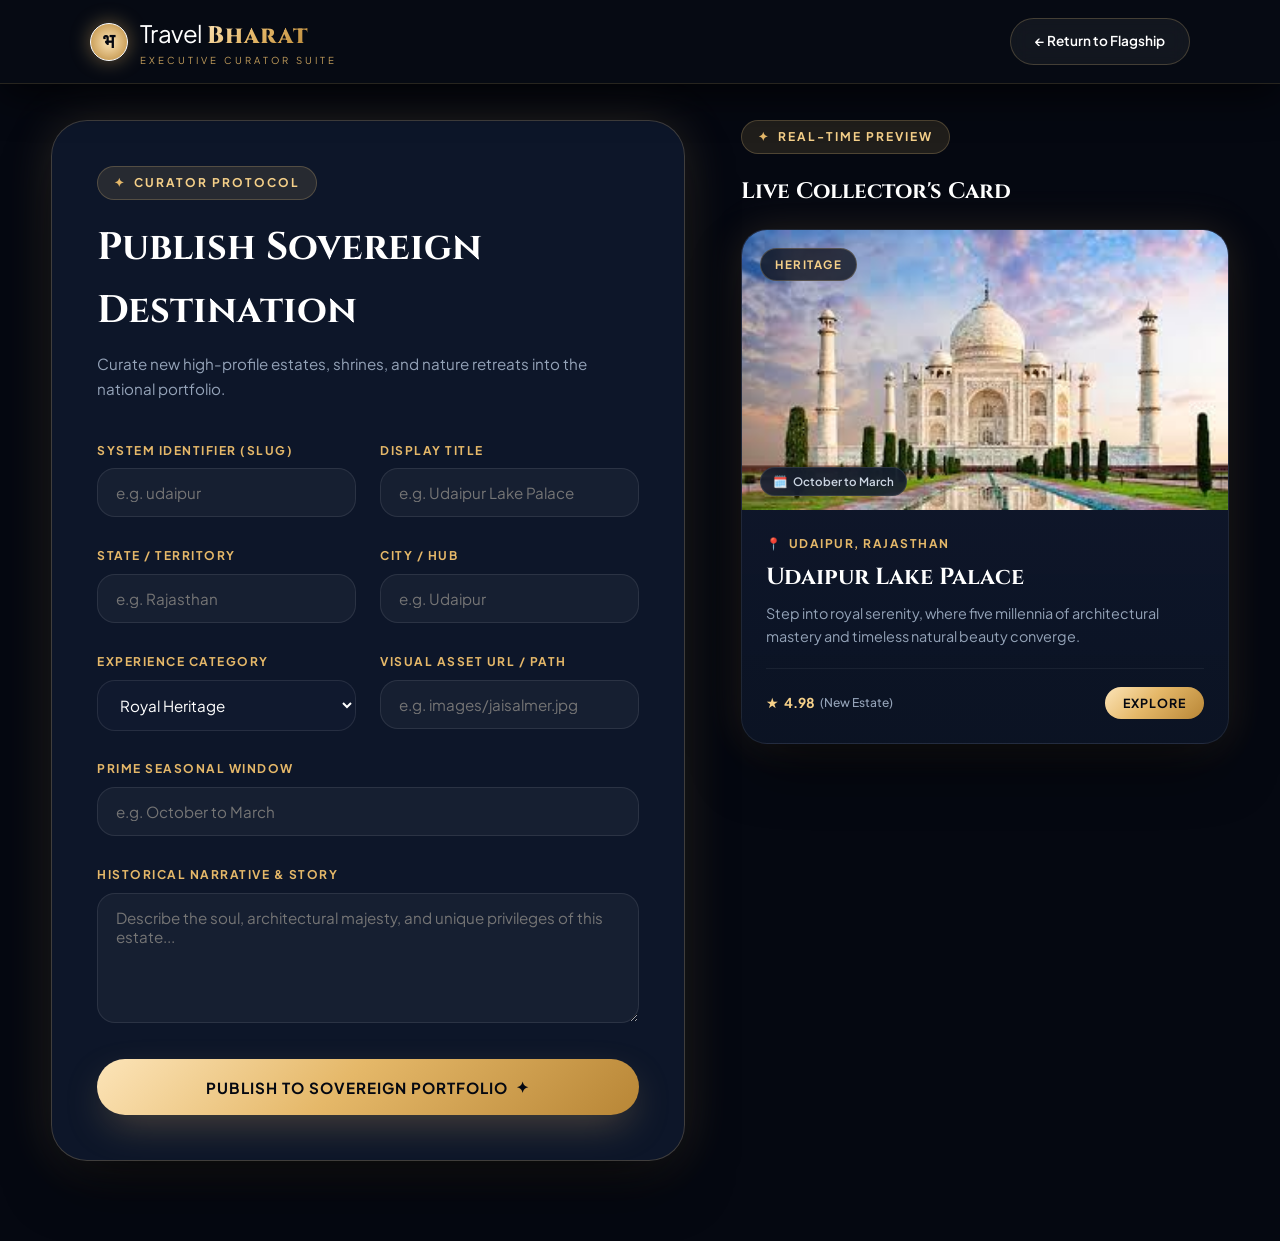
<file: admin.html>
<!DOCTYPE html>
<html lang="en">
<head>
    <meta charset="UTF-8">
    <meta name="viewport" content="width=device-width, initial-scale=1.0">
    <title>Executive Curator Dashboard | TravelBharat Elite</title>
    <meta name="description" content="Add and curate sovereign luxury destinations in the TravelBharat repository.">
    
    <link rel="stylesheet" href="style.css">
    <style>
        .admin-layout {
            max-width: 1350px;
            margin: 120px auto 80px;
            padding: 0 4%;
            display: grid;
            grid-template-columns: 1.3fr 1fr;
            gap: 3.5rem;
            align-items: start;
        }

        .admin-form-panel {
            background: rgba(16, 25, 46, 0.85);
            backdrop-filter: blur(28px);
            border: 1px solid var(--gold-border);
            border-radius: var(--radius-xl);
            padding: 45px;
            box-shadow: var(--shadow-lux), var(--shadow-glow);
        }

        .admin-preview-panel {
            position: sticky;
            top: 120px;
        }

        .form-group {
            margin-bottom: 1.8rem;
        }

        .form-group label {
            display: block;
            font-size: 0.75rem;
            font-weight: 700;
            color: var(--gold-accent);
            text-transform: uppercase;
            letter-spacing: 1.5px;
            margin-bottom: 8px;
        }

        .lux-input {
            width: 100%;
            padding: 14px 18px;
            background: rgba(255, 255, 255, 0.04);
            border: 1px solid rgba(255, 255, 255, 0.09);
            border-radius: var(--radius-md);
            color: var(--text-pure);
            font-family: var(--font-sans);
            font-size: 0.95rem;
            transition: all 0.3s ease;
            outline: none;
        }

        .lux-input:focus {
            border-color: var(--gold-accent);
            background: rgba(229, 184, 105, 0.08);
            box-shadow: 0 0 20px rgba(229, 184, 105, 0.2);
        }

        select.lux-input {
            background-color: #10192e;
            color: var(--text-pure);
            cursor: pointer;
        }

        .lux-input option {
            background-color: #10192e;
            color: #ffffff;
            padding: 12px 16px;
        }

        .lux-input option:hover,
        .lux-input option:focus,
        .lux-input option:checked {
            background-color: #1a2744;
            color: var(--gold-primary);
        }

        .lux-textarea {
            height: 130px;
            resize: vertical;
        }

        .form-row {
            display: grid;
            grid-template-columns: 1fr 1fr;
            gap: 1.5rem;
        }

        @media (max-width: 992px) {
            .admin-layout {
                grid-template-columns: 1fr;
                margin-top: 100px;
                gap: 2rem;
            }
            .admin-preview-panel {
                position: static;
            }
        }
        @media (max-width: 600px) {
            .admin-layout {
                padding: 0 3%;
                margin-top: 85px;
            }
            .admin-form-panel {
                padding: 24px 18px;
            }
            .form-row {
                grid-template-columns: 1fr;
                gap: 0;
            }
        }
    </style>
</head>
<body style="background: var(--bg-void);">

<!-- NAVBAR -->
<header class="navbar scrolled">
    <a href="index.html#hero" class="logo-container">
        <div class="logo-crest">
            <span>भ</span>
        </div>
        <div>
            <span class="logo-text">Travel<b>Bharat</b></span>
            <span class="logo-tagline">Executive Curator Suite</span>
        </div>
    </a>

    <div style="display: flex; align-items: center; gap: 15px;">
        <a href="index.html" class="btn-outline" style="text-decoration: none;">← Return to Flagship</a>
    </div>
</header>

<div class="admin-layout">
    <!-- Form Panel -->
    <div class="admin-form-panel">
        <div style="margin-bottom: 2.5rem;">
            <span class="gold-badge" style="margin-bottom: 1rem;">Curator Protocol</span>
            <h1 style="font-family: var(--font-heading); font-size: 2.4rem; color: var(--text-pure); margin-bottom: 8px;">Publish Sovereign Destination</h1>
            <p style="color: var(--text-muted); font-size: 0.95rem;">Curate new high-profile estates, shrines, and nature retreats into the national portfolio.</p>
        </div>

        <form id="placeForm">
            <div class="form-row">
                <div class="form-group">
                    <label>System Identifier (Slug)</label>
                    <input type="text" placeholder="e.g. udaipur" id="name" class="lux-input" required oninput="updateLivePreview()">
                </div>
                <div class="form-group">
                    <label>Display Title</label>
                    <input type="text" placeholder="e.g. Udaipur Lake Palace" id="title" class="lux-input" required oninput="updateLivePreview()">
                </div>
            </div>

            <div class="form-row">
                <div class="form-group">
                    <label>State / Territory</label>
                    <input type="text" placeholder="e.g. Rajasthan" id="state" class="lux-input" required oninput="updateLivePreview()">
                </div>
                <div class="form-group">
                    <label>City / Hub</label>
                    <input type="text" placeholder="e.g. Udaipur" id="city" class="lux-input" oninput="updateLivePreview()">
                </div>
            </div>

            <div class="form-row">
                <div class="form-group">
                    <label>Experience Category</label>
                    <select id="category" class="lux-input" style="cursor: pointer;" onchange="updateLivePreview()">
                        <option value="heritage">Royal Heritage</option>
                        <option value="nature">Untouched Nature</option>
                        <option value="adventure">Alpine Adventure</option>
                        <option value="spiritual">Spiritual Sanctuary</option>
                    </select>
                </div>
                <div class="form-group">
                    <label>Visual Asset URL / Path</label>
                    <input type="text" placeholder="e.g. images/jaisalmer.jpg" id="image" class="lux-input" oninput="updateLivePreview()">
                </div>
            </div>

            <div class="form-group">
                <label>Prime Seasonal Window</label>
                <input type="text" placeholder="e.g. October to March" id="bestTime" class="lux-input" oninput="updateLivePreview()">
            </div>

            <div class="form-group">
                <label>Historical Narrative & Story</label>
                <textarea placeholder="Describe the soul, architectural majesty, and unique privileges of this estate..." id="description" class="lux-input lux-textarea" oninput="updateLivePreview()"></textarea>
            </div>

            <button type="submit" class="btn-gold" id="submitBtn" style="width: 100%; justify-content: center; padding: 18px; font-size: 0.95rem;">
                <span>Publish to Sovereign Portfolio</span>
                <span>✦</span>
            </button>
        </form>
    </div>

    <!-- Live Card Preview Panel -->
    <div class="admin-preview-panel">
        <span class="gold-badge" style="margin-bottom: 1.2rem;">Real-Time Preview</span>
        <h3 style="font-family: var(--font-heading); font-size: 1.4rem; color: var(--text-pure); margin-bottom: 1.2rem;">Live Collector's Card</h3>

        <div class="lux-card active" style="box-shadow: var(--shadow-lux), 0 0 40px rgba(229,184,105,0.15);">
            <div class="card-img-wrapper">
                <span class="card-badge" id="previewCat">HERITAGE</span>
                <img src="images/tajmahal.jpg" id="previewImg" alt="Preview Image" onerror="this.src='images/tajmahal.jpg'">
                <div class="card-season-pill" id="previewSeason">
                    <span>🗓️</span> October to March
                </div>
            </div>
            <div class="card-content">
                <div class="card-location" id="previewLocation">
                    <span>📍</span> UDAIPUR, RAJASTHAN
                </div>
                <h3 class="card-title" id="previewTitle">Udaipur Lake Palace</h3>
                <p class="card-description" id="previewDesc">
                    Step into royal serenity, where five millennia of architectural mastery and timeless natural beauty converge.
                </p>
                <div class="card-footer">
                    <div class="card-rating">
                        <span>★</span> 4.98
                        <span style="color: var(--text-muted); font-size: 0.75rem; font-weight: 500;">(New Estate)</span>
                    </div>
                    <div class="card-btn-group">
                        <button class="card-link-btn" style="pointer-events: none;">Explore</button>
                    </div>
                </div>
            </div>
        </div>
    </div>
</div>

<script src="config.js"></script>
<script src="data.js?v=5"></script>
<script>
function normalizeImagePath(raw, fallbackObj) {
    let img = (raw || "").trim();
    if (img.toLowerCase().startsWith("images/")) {
        img = "images/" + img.slice(7);
    } else if (img.toLowerCase().startsWith("/images/")) {
        img = "images/" + img.slice(8);
    }
    if (img.toLowerCase() === "images/pachmarhi.jpg") {
        img = "images/pachmarhi.JPG";
    }
    if (!img && typeof getPlaceImage === "function" && fallbackObj) {
        img = getPlaceImage(fallbackObj);
    }
    return img || "images/jaisalmer.jpg";
}

function updateLivePreview() {
    const title = document.getElementById("title").value || "Udaipur Lake Palace";
    const state = (document.getElementById("state").value || "RAJASTHAN").toUpperCase();
    const city = document.getElementById("city").value ? document.getElementById("city").value.toUpperCase() + ", " : "";
    const cat = (document.getElementById("category").value || "HERITAGE").toUpperCase();
    const rawImg = document.getElementById("image").value;
    const img = normalizeImagePath(rawImg, {
        name: document.getElementById("name").value,
        title: title,
        state: state,
        category: cat
    });
    const season = document.getElementById("bestTime").value || "October to March";
    const desc = document.getElementById("description").value || "Step into royal serenity, where five millennia of architectural mastery and timeless natural beauty converge.";

    document.getElementById("previewTitle").innerText = title;
    document.getElementById("previewLocation").innerHTML = `<span>📍</span> ${city}${state}`;
    document.getElementById("previewCat").innerText = cat;
    document.getElementById("previewImg").src = img;
    document.getElementById("previewSeason").innerHTML = `<span>🗓️</span> ${season}`;
    document.getElementById("previewDesc").innerText = desc;
}

document.getElementById("placeForm").addEventListener("submit", async function(e){
    e.preventDefault();
    const submitBtn = document.getElementById("submitBtn");
    submitBtn.disabled = true;
    submitBtn.innerHTML = "<span>Publishing to Portfolio...</span>";

    const name = document.getElementById("name").value.toLowerCase().trim();
    const title = document.getElementById("title").value.trim();
    const state = document.getElementById("state").value.toLowerCase().trim();
    const category = document.getElementById("category").value.toLowerCase();
    const rawImage = document.getElementById("image").value.trim();

    const data = {
        name: name,
        title: title,
        state: state,
        city: document.getElementById("city").value.trim(),
        category: category,
        image: normalizeImagePath(rawImage, { name, title, state, category }),
        description: document.getElementById("description").value.trim(),
        bestTime: document.getElementById("bestTime").value.trim() || "October to March"
    };

    try {
        const response = await fetch(`${CONFIG.BASE_URL}/add-place`, {
            method: "POST",
            headers: { "Content-Type": "application/json" },
            body: JSON.stringify(data)
        });
        
        if (response.ok) {
            alert(`✨ Sovereign Destination "${data.title}" successfully published to the Elite Gallery!`);
            document.getElementById("placeForm").reset();
            updateLivePreview();
        } else {
            alert("Backend publishing response code: " + response.status + ". Destination saved to local preview.");
        }
    } catch (err) {
        console.error(err);
        alert("Destination queued for live database synchronization.");
    } finally {
        submitBtn.disabled = false;
        submitBtn.innerHTML = "<span>Publish to Sovereign Portfolio</span><span>✦</span>";
    }
});
</script>

</body>
</html>
</file>
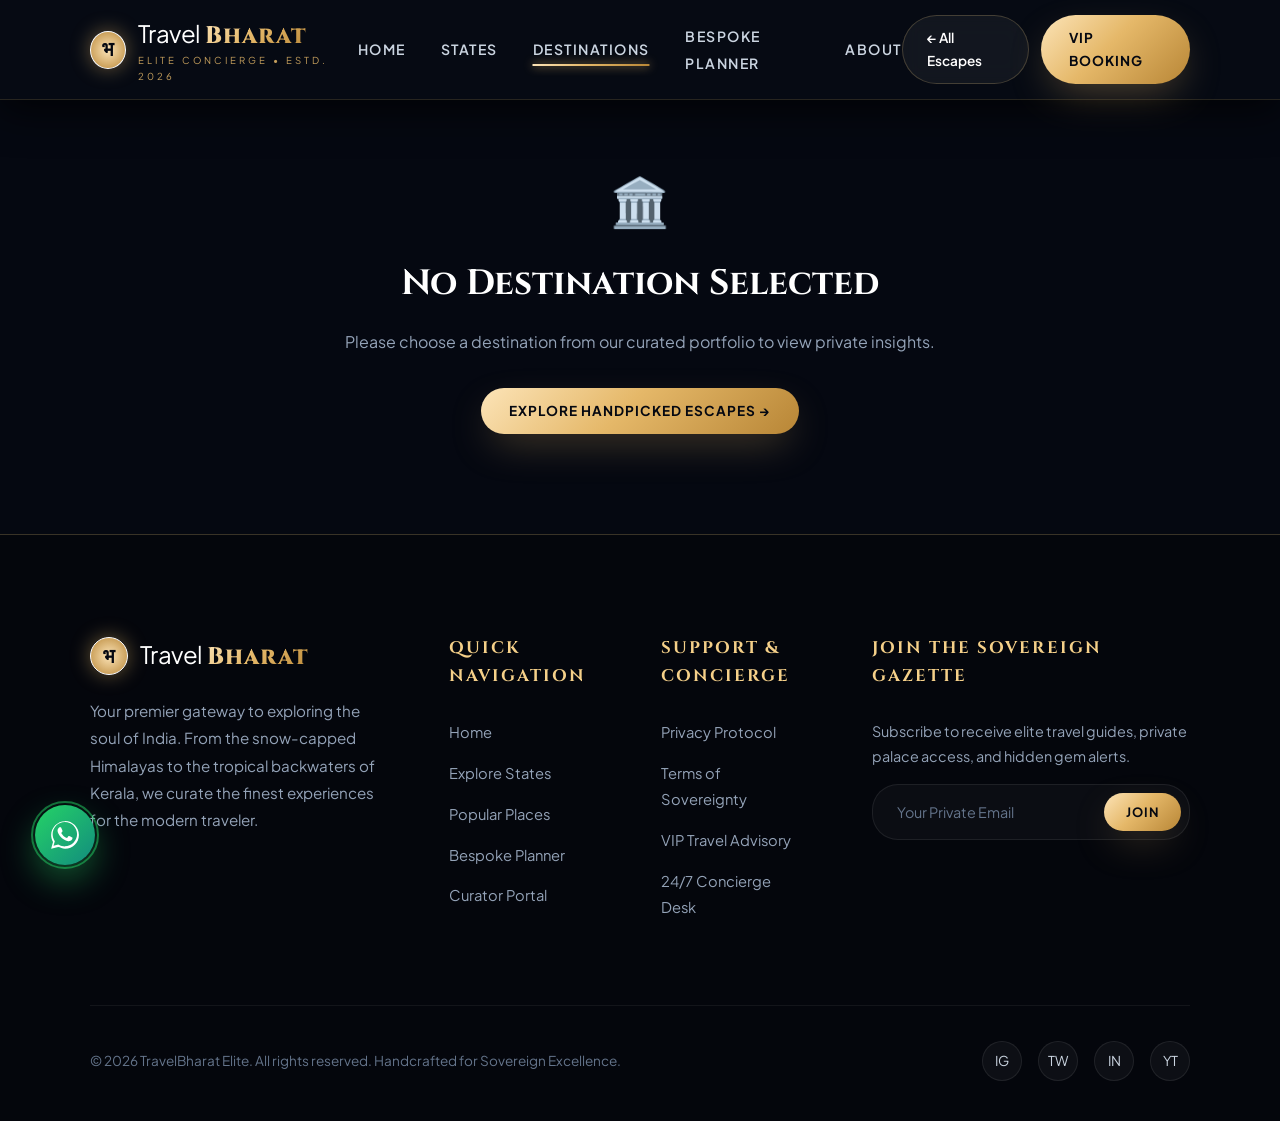
<file: place.html>
<!DOCTYPE html>
<html lang="en">
<head>
    <meta charset="UTF-8">
    <meta name="viewport" content="width=device-width, initial-scale=1.0">
    <title>Curated Destination Insights | TravelBharat Elite</title>
    <meta name="description" content="Discover in-depth cultural narratives, prime seasonal windows, and bespoke private tours for India's finest heritage destinations.">
    
    <link rel="stylesheet" href="style.css">
</head>
<body style="background: var(--bg-void);">

<!-- NAVBAR -->
<header class="navbar scrolled" id="navbar">
    <a href="index.html#hero" class="logo-container">
        <div class="logo-crest">
            <span>भ</span>
        </div>
        <div>
            <span class="logo-text">Travel<b>Bharat</b></span>
            <span class="logo-tagline">Elite Concierge • Estd. 2026</span>
        </div>
    </a>

    <ul class="nav-links" id="navLinks">
        <li><a href="index.html#hero">Home</a></li>
        <li><a href="index.html#states">States</a></li>
        <li><a href="index.html#destinations" class="active">Destinations</a></li>
        <li><a href="index.html#planner">Bespoke Planner</a></li>
        <li><a href="index.html#about">About</a></li>
    </ul>

    <div style="display: flex; align-items: center; gap: 12px;">
        <a href="index.html#destinations" class="btn-outline" style="text-decoration: none;">← All Escapes</a>
        <a href="https://wa.me/917489771078?text=Hello TravelBharat! I wish to book an elite experience." target="_blank" class="btn-gold" style="text-decoration: none;">
            <span>VIP Booking</span>
        </a>
        <button class="menu-toggle" id="menuToggle" aria-label="Toggle Navigation">☰</button>
    </div>
</header>

<!-- CINEMATIC CONTENT WRAPPER -->
<div id="placeDetails">
    <!-- Populated dynamically via place.js -->
</div>

<!-- FOOTER -->
<footer class="main-footer" id="about">
    <div class="footer-grid">
        <div class="footer-brand">
            <a href="index.html" class="logo-container" style="margin-bottom: 1.2rem;">
                <div class="logo-crest">
                    <span>भ</span>
                </div>
                <span class="logo-text">Travel<b>Bharat</b></span>
            </a>
            <p>Your premier gateway to exploring the soul of India. From the snow-capped Himalayas to the tropical backwaters of Kerala, we curate the finest experiences for the modern traveler.</p>
        </div>

        <div>
            <h4 class="footer-title">Quick Navigation</h4>
            <ul class="footer-links">
                <li><a href="index.html#hero">Home</a></li>
                <li><a href="index.html#states">Explore States</a></li>
                <li><a href="index.html#destinations">Popular Places</a></li>
                <li><a href="index.html#planner">Bespoke Planner</a></li>
                <li><a href="admin.html">Curator Portal</a></li>
            </ul>
        </div>

        <div>
            <h4 class="footer-title">Support & Concierge</h4>
            <ul class="footer-links">
                <li><a href="#">Privacy Protocol</a></li>
                <li><a href="#">Terms of Sovereignty</a></li>
                <li><a href="#">VIP Travel Advisory</a></li>
                <li><a href="https://wa.me/917489771078">24/7 Concierge Desk</a></li>
            </ul>
        </div>

        <div class="footer-newsletter-col">
            <h4 class="footer-title">Join The Sovereign Gazette</h4>
            <p style="color: var(--text-muted); font-size: 0.9rem; line-height: 1.7;">Subscribe to receive elite travel guides, private palace access, and hidden gem alerts.</p>
            <form class="newsletter-box" onsubmit="event.preventDefault(); alert('✨ Welcome to The Sovereign Gazette!');">
                <input type="email" placeholder="Your Private Email" class="newsletter-input" required>
                <button type="submit" class="btn-gold" style="padding: 10px 22px; font-size: 0.8rem;">Join</button>
            </form>
        </div>
    </div>

    <div class="footer-bottom">
        <p>© 2026 TravelBharat Elite. All rights reserved. Handcrafted for Sovereign Excellence.</p>
        <div class="social-links">
            <a href="#" class="social-link">IG</a>
            <a href="#" class="social-link">TW</a>
            <a href="#" class="social-link">IN</a>
            <a href="#" class="social-link">YT</a>
        </div>
    </div>
</footer>

<!-- FLOATING VIP CONCIERGE -->
<a href="https://wa.me/917489771078?text=Hello TravelBharat Elite! I am viewing a destination and would love personal concierge assistance." 
   target="_blank" 
   class="whatsapp-float" 
   aria-label="WhatsApp Concierge">
    <svg viewBox="0 0 32 32" xmlns="http://www.w3.org/2000/svg" width="32" height="32" fill="white">
        <path d="M16.035 2.143c-7.66 0-13.89 6.23-13.89 13.89 0 2.45.645 4.84 1.867 6.945L2.14 29.856l7.042-1.848c2.03.11 4.343 1.764 6.852 1.764 7.66 0 13.89-6.23 13.89-13.89 0-7.66-6.23-13.89-13.89-13.89zM16.035 27.464c-2.227 0-4.412-.584-6.33-1.688l-.454-.268-4.708 1.236 1.254-4.588-.295-.47c-1.222-1.956-1.866-4.228-1.866-6.57 0-6.732 5.48-12.214 12.214-12.214s12.214 5.482 12.214 12.214-5.48 12.214-12.214 12.214zm6.703-9.172c-.368-.184-2.176-1.074-2.513-1.196-.338-.124-.583-.184-.828.184s-.95 1.196-1.166 1.44c-.214.246-.43.276-.797.092-.368-.184-1.554-.572-2.96-1.826-1.094-1.026-1.834-2.29-2.048-2.66-.214-.368-.023-.566.16-.75.166-.164.368-.43.552-.644.184-.215.246-.368.368-.614.123-.245.06-.46-.03-.644-.093-.184-.828-1.995-1.135-2.73-.3-.72-.605-.623-.828-.635-.214-.012-.46-.012-.705-.012-.246 0-.645.092-.982.46s-1.288 1.258-1.288 3.068 1.32 3.558 1.503 3.804c.184.246 2.593 3.956 6.277 5.546.877.38 1.562.607 2.096.777.88.28 1.68.24 2.316.146.71-.106 2.176-.89 2.483-1.75.307-.86.307-1.595.215-1.75-.093-.154-.338-.246-.706-.43z"/>
    </svg>
</a>

<script src="config.js"></script>
<script src="data.js?v=5"></script>
<script src="place.js?v=5"></script>
</body>
</html>
</file>
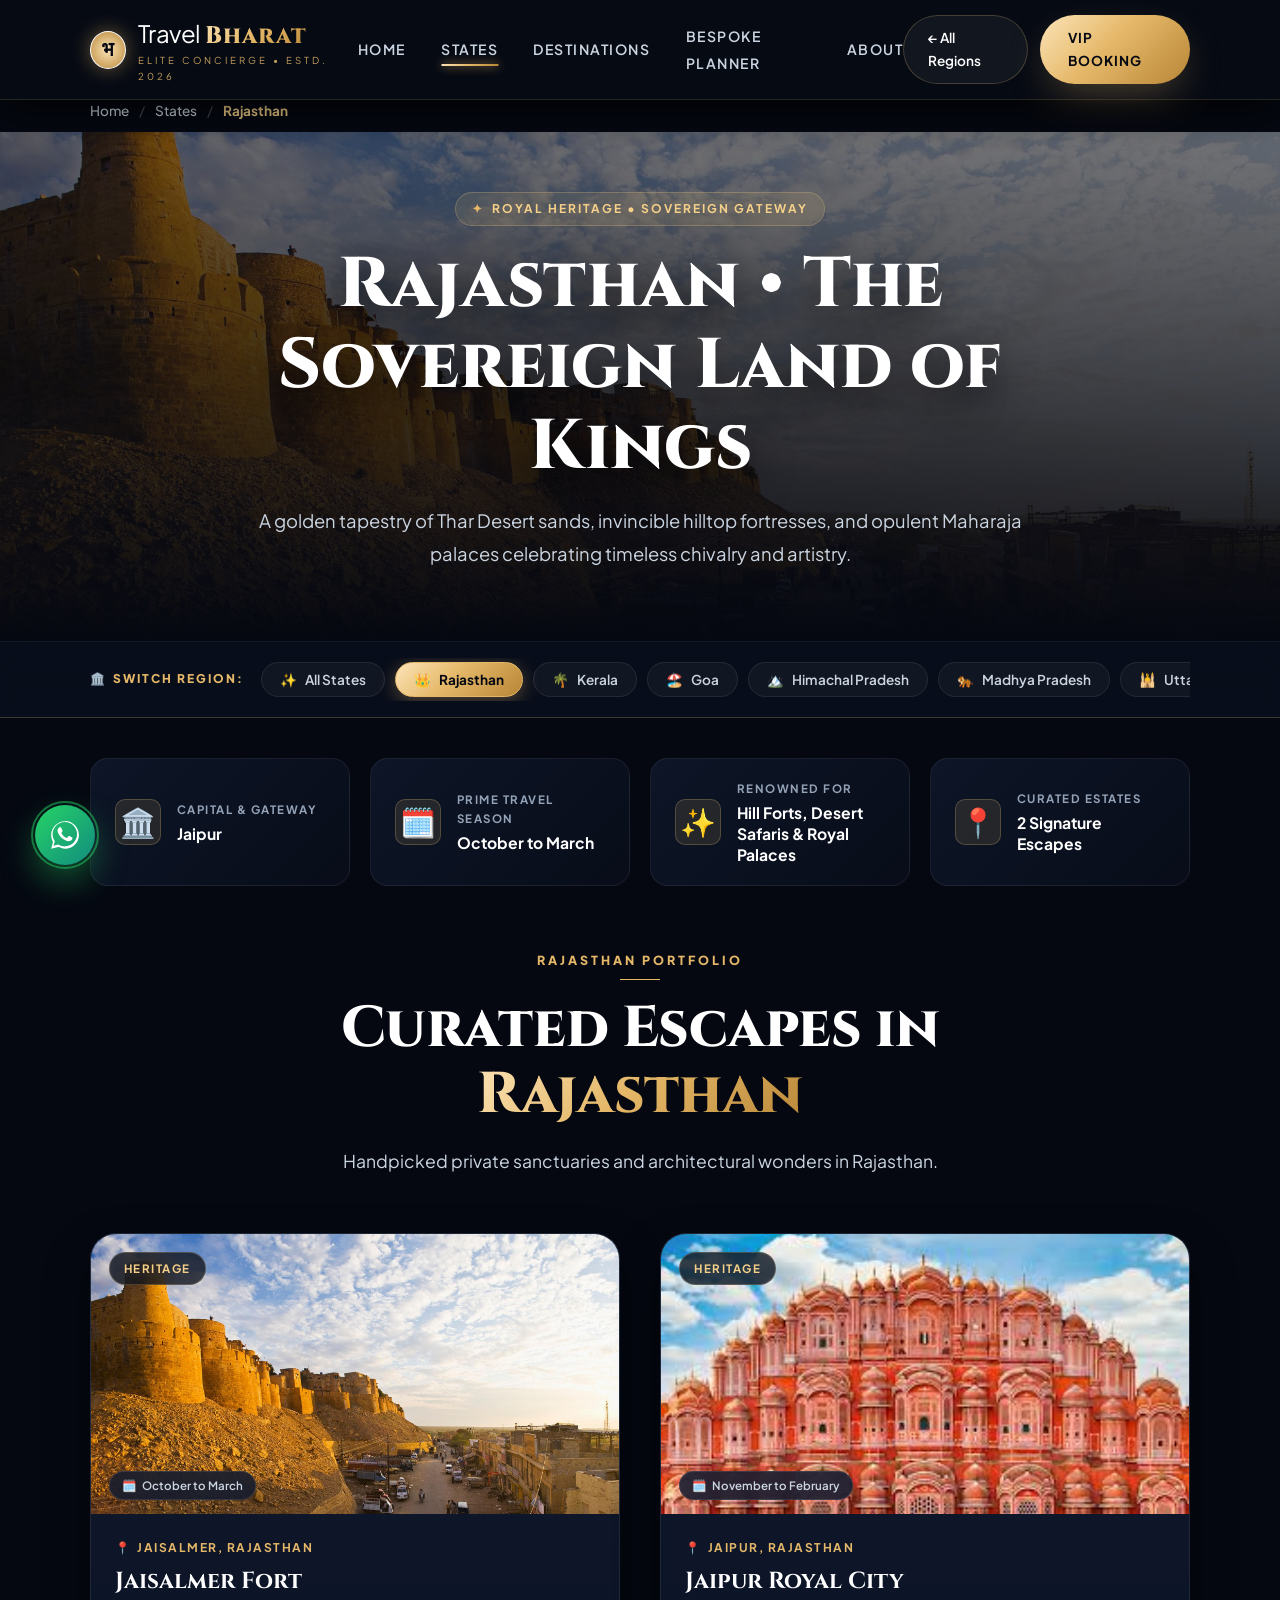
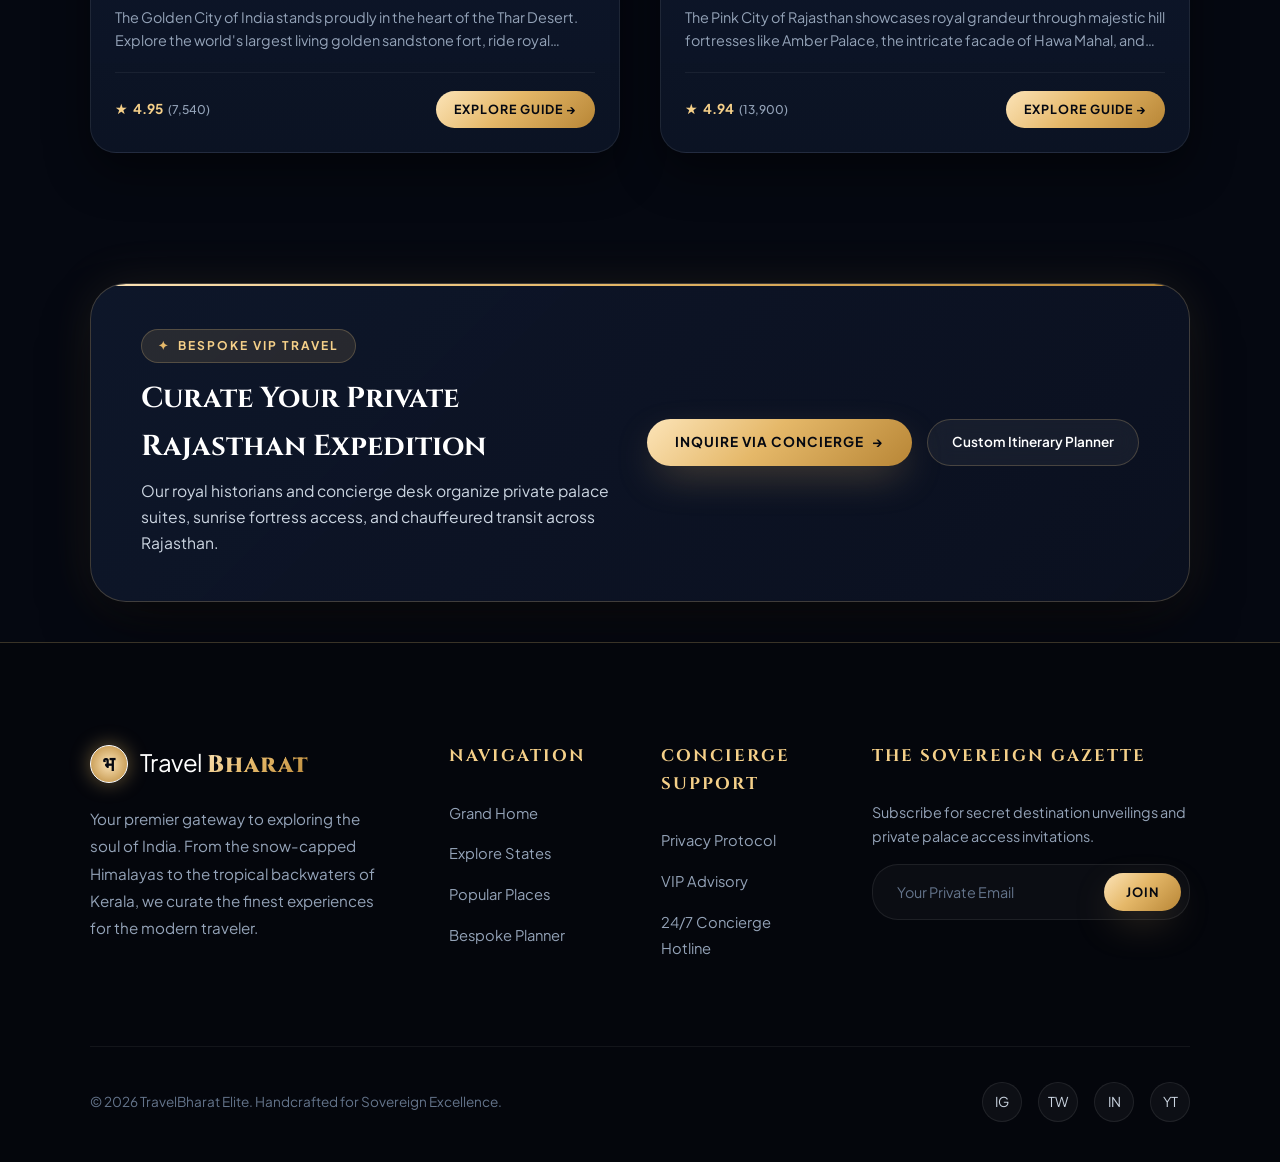
<file: state.html>
<!DOCTYPE html>
<html lang="en">
<head>
    <meta charset="UTF-8">
    <meta name="viewport" content="width=device-width, initial-scale=1.0">
    <title>Regional Portals | TravelBharat Elite</title>
    <meta name="description" content="Discover regional sovereign itineraries and curated escapes across India's greatest states.">
    
    <!-- Design System & Typography -->
    <link rel="stylesheet" href="style.css">
    <style>
        /* State Page Specialized Modern Styles */
        .state-breadcrumb {
            max-width: 1350px;
            margin: 0 auto;
            padding: 100px 7% 10px;
            display: flex;
            align-items: center;
            gap: 10px;
            font-size: 0.85rem;
            color: var(--text-muted);
            font-weight: 500;
        }
        .state-breadcrumb a {
            color: var(--text-secondary);
            text-decoration: none;
            transition: color 0.25s ease;
        }
        .state-breadcrumb a:hover {
            color: var(--gold-primary);
        }
        .state-breadcrumb .separator {
            color: rgba(255, 255, 255, 0.25);
        }
        .state-breadcrumb .current {
            color: var(--gold-primary);
            font-weight: 700;
        }

        .regional-hero {
            min-height: 52vh;
            display: flex;
            align-items: center;
            justify-content: center;
            text-align: center;
            position: relative;
            padding: 60px 7% 70px;
            background-size: cover;
            background-position: center;
            background-repeat: no-repeat;
            transition: background-image 0.6s cubic-bezier(0.16, 1, 0.3, 1);
            overflow: hidden;
        }
        .regional-hero::after {
            content: '';
            position: absolute;
            inset: 0;
            background: linear-gradient(180deg, rgba(5, 8, 17, 0.55) 0%, rgba(5, 8, 17, 0.88) 75%, var(--bg-void) 100%);
            z-index: 1;
        }
        .regional-hero-content {
            position: relative;
            z-index: 2;
            max-width: 950px;
            margin: 0 auto;
        }
        .regional-title {
            font-family: var(--font-heading);
            font-size: clamp(2.4rem, 5.5vw, 4.4rem);
            font-weight: 800;
            color: var(--text-pure);
            line-height: 1.15;
            margin-bottom: 1rem;
            text-shadow: 0 15px 40px rgba(0, 0, 0, 0.9);
        }
        .regional-desc {
            font-size: 1.15rem;
            color: var(--text-secondary);
            line-height: 1.8;
            max-width: 780px;
            margin: 0 auto;
        }

        /* Interactive State Switcher Bar */
        .state-switcher-section {
            background: rgba(11, 17, 32, 0.7);
            border-top: 1px solid rgba(255, 255, 255, 0.05);
            border-bottom: 1px solid var(--gold-border);
            padding: 16px 7%;
            position: sticky;
            top: 76px;
            z-index: 99;
            backdrop-filter: blur(20px);
            -webkit-backdrop-filter: blur(20px);
        }
        .state-switcher-wrapper {
            max-width: 1350px;
            margin: 0 auto;
            display: flex;
            align-items: center;
            gap: 15px;
        }
        .state-switcher-label {
            font-size: 0.75rem;
            font-weight: 800;
            text-transform: uppercase;
            letter-spacing: 2px;
            color: var(--gold-accent);
            white-space: nowrap;
            display: flex;
            align-items: center;
            gap: 6px;
        }
        .state-pills-list {
            display: flex;
            gap: 10px;
            overflow-x: auto;
            scrollbar-width: none;
            padding: 4px 2px;
            scroll-behavior: smooth;
            flex: 1;
        }
        .state-pills-list::-webkit-scrollbar {
            display: none;
        }
        .state-pill-btn {
            display: inline-flex;
            align-items: center;
            gap: 8px;
            padding: 8px 18px;
            background: rgba(255, 255, 255, 0.04);
            border: 1px solid rgba(255, 255, 255, 0.08);
            border-radius: var(--radius-full);
            color: var(--text-secondary);
            font-size: 0.85rem;
            font-weight: 600;
            cursor: pointer;
            white-space: nowrap;
            transition: all 0.3s cubic-bezier(0.2, 0.8, 0.2, 1);
            text-decoration: none;
        }
        .state-pill-btn:hover {
            background: rgba(229, 184, 105, 0.12);
            border-color: var(--gold-border);
            color: var(--text-pure);
            transform: translateY(-2px);
        }
        .state-pill-btn.active {
            background: var(--gold-grad);
            border-color: var(--gold-accent);
            color: var(--bg-void);
            font-weight: 700;
            box-shadow: 0 4px 18px rgba(229, 184, 105, 0.35);
        }

        /* State Overview Strip */
        .state-overview-container {
            max-width: 1350px;
            margin: 0 auto;
            padding: 40px 7% 20px;
        }
        .state-facts-grid {
            display: grid;
            grid-template-columns: repeat(auto-fit, minmax(240px, 1fr));
            gap: 1.2rem;
        }
        .state-fact-card {
            background: linear-gradient(135deg, rgba(22, 34, 61, 0.5) 0%, rgba(11, 17, 32, 0.5) 100%);
            border: 1px solid rgba(255, 255, 255, 0.07);
            border-radius: var(--radius-md);
            padding: 20px 24px;
            display: flex;
            align-items: center;
            gap: 16px;
            transition: all 0.35s ease;
        }
        .state-fact-card:hover {
            border-color: var(--gold-border);
            transform: translateY(-4px);
            box-shadow: 0 10px 25px rgba(0, 0, 0, 0.4);
        }
        .state-fact-icon {
            font-size: 1.8rem;
            line-height: 1;
            flex-shrink: 0;
            width: 46px;
            height: 46px;
            display: flex;
            align-items: center;
            justify-content: center;
            background: rgba(229, 184, 105, 0.12);
            border: 1px solid var(--gold-border);
            border-radius: var(--radius-sm);
        }
        .state-fact-label {
            font-size: 0.72rem;
            text-transform: uppercase;
            letter-spacing: 1.5px;
            font-weight: 700;
            color: var(--text-muted);
            margin-bottom: 4px;
        }
        .state-fact-value {
            font-size: 0.98rem;
            font-weight: 700;
            color: var(--text-pure);
            line-height: 1.35;
        }

        /* Concierge State Banner */
        .state-concierge-banner {
            max-width: 1350px;
            margin: 70px auto 40px;
            padding: 0 7%;
        }
        .state-concierge-box {
            background: linear-gradient(135deg, rgba(16, 25, 46, 0.85) 0%, rgba(11, 17, 32, 0.95) 100%);
            border: 1px solid var(--gold-border);
            border-radius: var(--radius-xl);
            padding: 45px 50px;
            display: flex;
            align-items: center;
            justify-content: space-between;
            gap: 30px;
            box-shadow: var(--shadow-lux), 0 0 50px rgba(229, 184, 105, 0.1);
            position: relative;
            overflow: hidden;
        }
        .state-concierge-box::before {
            content: '';
            position: absolute;
            top: 0;
            left: 0;
            right: 0;
            height: 2px;
            background: var(--gold-grad);
        }
        .state-concierge-text h3 {
            font-family: var(--font-heading);
            font-size: 1.8rem;
            color: var(--text-pure);
            margin-bottom: 8px;
        }
        .state-concierge-text p {
            color: var(--text-secondary);
            font-size: 0.98rem;
            max-width: 650px;
            line-height: 1.65;
        }
        .state-concierge-actions {
            display: flex;
            align-items: center;
            gap: 15px;
            flex-shrink: 0;
        }

        @media (max-width: 900px) {
            .state-concierge-box {
                flex-direction: column;
                text-align: center;
                padding: 35px 25px;
            }
            .state-concierge-actions {
                width: 100%;
                flex-direction: column;
            }
            .state-concierge-actions a {
                width: 100%;
                justify-content: center;
            }
            .state-switcher-section {
                top: 65px;
                padding: 10px 4%;
            }
        }

        @media (max-width: 600px) {
            .state-facts-grid {
                grid-template-columns: repeat(2, 1fr) !important;
                gap: 8px !important;
            }
            .state-fact-card {
                padding: 12px 10px !important;
                gap: 8px !important;
            }
            .state-fact-icon {
                width: 32px !important;
                height: 32px !important;
                font-size: 1.1rem !important;
            }
            .state-fact-label {
                font-size: 0.6rem !important;
            }
            .state-fact-value {
                font-size: 0.82rem !important;
                line-height: 1.25 !important;
            }
            .regional-hero {
                padding: 35px 5% 40px !important;
                min-height: auto !important;
            }
            .regional-title {
                font-size: 1.85rem !important;
            }
            .regional-desc {
                font-size: 0.92rem !important;
            }
            .state-breadcrumb {
                padding: 85px 5% 10px !important;
                font-size: 0.78rem !important;
            }
            .navbar .btn-outline {
                display: none !important;
            }
            .navbar .btn-gold {
                padding: 8px 14px !important;
                font-size: 0.72rem !important;
            }
        }
    </style>
</head>
<body style="background: var(--bg-void);">

<!-- MASTER NAVBAR -->
<header class="navbar scrolled" id="navbar">
    <a href="index.html#hero" class="logo-container">
        <div class="logo-crest">
            <span>भ</span>
        </div>
        <div>
            <span class="logo-text">Travel<b>Bharat</b></span>
            <span class="logo-tagline">Elite Concierge • Estd. 2026</span>
        </div>
    </a>

    <ul class="nav-links" id="navLinks">
        <li><a href="index.html#hero">Home</a></li>
        <li><a href="index.html#states" class="active">States</a></li>
        <li><a href="index.html#destinations">Destinations</a></li>
        <li><a href="index.html#planner">Bespoke Planner</a></li>
        <li><a href="index.html#about">About</a></li>
    </ul>

    <div style="display: flex; align-items: center; gap: 12px;">
        <a href="index.html#states" class="btn-outline" style="text-decoration: none;">← All Regions</a>
        <a id="navVipBtn" href="https://wa.me/917489771078?text=Hello TravelBharat! I wish to inquire about regional itineraries." target="_blank" class="btn-gold" style="text-decoration: none;">
            <span>VIP Booking</span>
        </a>
        <button class="menu-toggle" id="menuToggle" aria-label="Toggle Navigation">☰</button>
    </div>
</header>

<!-- BREADCRUMB NAVIGATION -->
<nav class="state-breadcrumb" aria-label="Breadcrumb">
    <a href="index.html">Home</a>
    <span class="separator">/</span>
    <a href="index.html#states">States</a>
    <span class="separator">/</span>
    <span class="current" id="breadcrumbState">Regional Gateway</span>
</nav>

<!-- REGIONAL HERO -->
<section class="regional-hero reveal active" id="regionalHero">
    <div class="regional-hero-content">
        <span class="gold-badge" id="stateBadge" style="margin-bottom: 1.2rem;">Sovereign Regional Gateway</span>
        <h1 class="regional-title" id="stateTitle">Regional Territory</h1>
        <p class="regional-desc" id="stateDesc">Embark on a voyage through the architectural, cultural, and spiritual heritage of this sovereign Indian region.</p>
    </div>
</section>

<!-- INTERACTIVE STATE SWITCHER BAR -->
<div class="state-switcher-section">
    <div class="state-switcher-wrapper">
        <div class="state-switcher-label">
            <span>🏛️</span>
            <span>Switch Region:</span>
        </div>
        <div class="state-pills-list" id="statePillsList">
            <!-- Populated dynamically via state.js -->
        </div>
    </div>
</div>

<!-- STATE QUICK OVERVIEW / HIGHLIGHTS -->
<div class="state-overview-container" id="stateOverview">
    <div class="state-facts-grid">
        <div class="state-fact-card">
            <div class="state-fact-icon">🏛️</div>
            <div>
                <div class="state-fact-label">Capital & Gateway</div>
                <div class="state-fact-value" id="factCapital">Regional Hub</div>
            </div>
        </div>

        <div class="state-fact-card">
            <div class="state-fact-icon">🗓️</div>
            <div>
                <div class="state-fact-label">Prime Travel Season</div>
                <div class="state-fact-value" id="factSeason">October to March</div>
            </div>
        </div>

        <div class="state-fact-card">
            <div class="state-fact-icon">✨</div>
            <div>
                <div class="state-fact-label">Renowned For</div>
                <div class="state-fact-value" id="factHighlights">Heritage & Culture</div>
            </div>
        </div>

        <div class="state-fact-card">
            <div class="state-fact-icon">📍</div>
            <div>
                <div class="state-fact-label">Curated Estates</div>
                <div class="state-fact-value" id="factDestinations">Signature Places</div>
            </div>
        </div>
    </div>
</div>

<!-- REGIONAL DESTINATIONS SECTION -->
<section style="background: var(--bg-void); padding-top: 40px; padding-bottom: 60px;">
    <div class="section-header reveal active" style="margin-bottom: 3.5rem;">
        <span class="section-tag" id="stateSectionTag">Regional Portfolio</span>
        <h2 class="section-title" id="statePortfolioTitle">Curated Regional Escapes</h2>
        <p class="section-desc" id="statePortfolioSubtitle">Handpicked destinations and private sanctuaries within this sovereign region.</p>
    </div>

    <!-- DYNAMIC PLACES GRID -->
    <div class="grid-container" id="stateContainer">
        <!-- Rendered via state.js -->
    </div>
</section>

<!-- BESPOKE STATE CONCIERGE BANNER -->
<div class="state-concierge-banner">
    <div class="state-concierge-box">
        <div class="state-concierge-text">
            <span class="gold-badge" style="margin-bottom: 0.8rem;">Bespoke VIP Travel</span>
            <h3 id="conciergeBannerTitle">Curate Your Sovereign Journey</h3>
            <p id="conciergeBannerDesc">Our private concierges arrange royal palace suite bookings, private aviation transfers, and exclusive historian-led access throughout this state.</p>
        </div>
        <div class="state-concierge-actions">
            <a href="https://wa.me/917489771078" id="conciergeWhatsappBtn" target="_blank" class="btn-gold" style="text-decoration: none;">
                <span>Inquire via Concierge</span>
                <span>→</span>
            </a>
            <a href="index.html#planner" class="btn-outline" style="text-decoration: none;">
                <span>Custom Itinerary Planner</span>
            </a>
        </div>
    </div>
</div>

<!-- FOOTER -->
<footer class="main-footer" id="about">
    <div class="footer-grid">
        <div class="footer-brand">
            <a href="index.html" class="logo-container" style="margin-bottom: 1.2rem;">
                <div class="logo-crest">
                    <span>भ</span>
                </div>
                <span class="logo-text">Travel<b>Bharat</b></span>
            </a>
            <p>Your premier gateway to exploring the soul of India. From the snow-capped Himalayas to the tropical backwaters of Kerala, we curate the finest experiences for the modern traveler.</p>
        </div>

        <div>
            <h4 class="footer-title">Navigation</h4>
            <ul class="footer-links">
                <li><a href="index.html#hero">Grand Home</a></li>
                <li><a href="index.html#states">Explore States</a></li>
                <li><a href="index.html#destinations">Popular Places</a></li>
                <li><a href="index.html#planner">Bespoke Planner</a></li>
            </ul>
        </div>

        <div>
            <h4 class="footer-title">Concierge Support</h4>
            <ul class="footer-links">
                <li><a href="#">Privacy Protocol</a></li>
                <li><a href="#">VIP Advisory</a></li>
                <li><a href="https://wa.me/917489771078">24/7 Concierge Hotline</a></li>
            </ul>
        </div>

        <div class="footer-newsletter-col">
            <h4 class="footer-title">The Sovereign Gazette</h4>
            <p style="color: var(--text-muted); font-size: 0.9rem; line-height: 1.7;">Subscribe for secret destination unveilings and private palace access invitations.</p>
            <form class="newsletter-box" onsubmit="event.preventDefault(); alert('✨ Welcome to The Sovereign Gazette!');">
                <input type="email" placeholder="Your Private Email" class="newsletter-input" required>
                <button type="submit" class="btn-gold" style="padding: 10px 22px; font-size: 0.8rem;">Join</button>
            </form>
        </div>
    </div>

    <div class="footer-bottom">
        <p>© 2026 TravelBharat Elite. Handcrafted for Sovereign Excellence.</p>
        <div class="social-links">
            <a href="#" class="social-link">IG</a>
            <a href="#" class="social-link">TW</a>
            <a href="#" class="social-link">IN</a>
            <a href="#" class="social-link">YT</a>
        </div>
    </div>
</footer>

<!-- FLOATING VIP CONCIERGE -->
<a href="https://wa.me/917489771078" target="_blank" class="whatsapp-float" aria-label="WhatsApp Concierge">
    <svg viewBox="0 0 32 32" xmlns="http://www.w3.org/2000/svg" width="32" height="32" fill="white">
        <path d="M16.035 2.143c-7.66 0-13.89 6.23-13.89 13.89 0 2.45.645 4.84 1.867 6.945L2.14 29.856l7.042-1.848c2.03.11 4.343 1.764 6.852 1.764 7.66 0 13.89-6.23 13.89-13.89 0-7.66-6.23-13.89-13.89-13.89zM16.035 27.464c-2.227 0-4.412-.584-6.33-1.688l-.454-.268-4.708 1.236 1.254-4.588-.295-.47c-1.222-1.956-1.866-4.228-1.866-6.57 0-6.732 5.48-12.214 12.214-12.214s12.214 5.482 12.214 12.214-5.48 12.214-12.214 12.214zm6.703-9.172c-.368-.184-2.176-1.074-2.513-1.196-.338-.124-.583-.184-.828.184s-.95 1.196-1.166 1.44c-.214.246-.43.276-.797.092-.368-.184-1.554-.572-2.96-1.826-1.094-1.026-1.834-2.29-2.048-2.66-.214-.368-.023-.566.16-.75.166-.164.368-.43.552-.644.184-.215.246-.368.368-.614.123-.245.06-.46-.03-.644-.093-.184-.828-1.995-1.135-2.73-.3-.72-.605-.623-.828-.635-.214-.012-.46-.012-.705-.012-.246 0-.645.092-.982.46s-1.288 1.258-1.288 3.068 1.32 3.558 1.503 3.804c.184.246 2.593 3.956 6.277 5.546.877.38 1.562.607 2.096.777.88.28 1.68.24 2.316.146.71-.106 2.176-.89 2.483-1.75.307-.86.307-1.595.215-1.75-.093-.154-.338-.246-.706-.43z"/>
    </svg>
</a>

<!-- Scripts -->
<script src="config.js"></script>
<script src="data.js?v=5"></script>
<script src="state.js?v=5"></script>
</body>
</html>
</file>
<file: style.css>
/* ==========================================================================
   TRAVELBHARAT ELITE - $500K WORLD-CLASS LUXURY DESIGN SYSTEM
   Theme: The Royal Odyssey - Midnight Obsidian, Imperial Gold & Celestial Jewel
   ========================================================================== */

@import url('https://fonts.googleapis.com/css2?family=Cinzel:wght@500;600;700;800;900&family=Playfair+Display:ital,wght@0,400;0,600;0,700;0,800;1,400&family=Plus+Jakarta+Sans:ital,wght@0,300;0,400;0,500;0,600;0,700;0,800;1,400&display=swap');

:root {
    /* Royal Imperial Color Palette */
    --bg-void: #050811;
    --bg-deep: #0b1120;
    --bg-surface: #10192e;
    --bg-surface-elevated: #16223d;
    --bg-surface-glass: rgba(16, 25, 46, 0.72);
    --bg-light-glass: rgba(255, 255, 255, 0.04);

    /* Imperial Gold Gradient Suite */
    --gold-primary: #f5d089;
    --gold-deep: #d4a359;
    --gold-accent: #e5b869;
    --gold-dark: #9e7534;
    --gold-glow: rgba(245, 208, 137, 0.28);
    --gold-border: rgba(245, 208, 137, 0.22);
    --gold-grad: linear-gradient(135deg, #fce4b8 0%, #e5b869 45%, #b88636 100%);
    --gold-grad-hover: linear-gradient(135deg, #ffffff 0%, #f5d089 50%, #d4a359 100%);
    --gold-text-grad: linear-gradient(135deg, #ffffff 20%, #f7d692 60%, #cf9c50 100%);

    /* Jewel Accent Tones */
    --saffron-vibrant: #ff7728;
    --emerald-regal: #10b981;
    --indigo-majestic: #6366f1;
    --ruby-lux: #f43f5e;
    --sapphire-bright: #38bdf8;

    /* Typography Color Spectrum */
    --text-pure: #ffffff;
    --text-primary: #f8fafc;
    --text-secondary: #cbd5e1;
    --text-muted: #94a3b8;
    --text-dim: #64748b;

    /* Elevation & Shadows */
    --shadow-lux: 0 30px 60px -15px rgba(0, 0, 0, 0.65);
    --shadow-gold: 0 15px 40px -10px rgba(229, 184, 105, 0.35);
    --shadow-glow: 0 0 50px rgba(245, 208, 137, 0.15);
    --shadow-card: 0 20px 45px rgba(0, 0, 0, 0.45);

    /* Radii */
    --radius-sm: 10px;
    --radius-md: 18px;
    --radius-lg: 26px;
    --radius-xl: 36px;
    --radius-full: 9999px;

    /* Typography Families */
    --font-heading: 'Cinzel', 'Playfair Display', Georgia, serif;
    --font-serif: 'Playfair Display', Georgia, serif;
    --font-sans: 'Plus Jakarta Sans', -apple-system, BlinkMacSystemFont, sans-serif;
}

/* ==========================================================================
   GLOBAL RESET & BASE ARCHITECTURE
   ========================================================================== */

*,
*::before,
*::after {
    margin: 0;
    padding: 0;
    box-sizing: border-box;
}

html {
    scroll-behavior: smooth;
    font-size: 16px;
    background-color: var(--bg-void);
    color: var(--text-primary);
}

body {
    background-color: var(--bg-void);
    background-image:
        radial-gradient(ellipse 80% 50% at 50% -20%, rgba(99, 102, 241, 0.15), transparent),
        radial-gradient(ellipse 60% 40% at 90% 20%, rgba(229, 184, 105, 0.08), transparent),
        radial-gradient(ellipse 50% 50% at 10% 60%, rgba(16, 185, 129, 0.06), transparent),
        radial-gradient(ellipse 70% 60% at 50% 100%, rgba(15, 23, 42, 0.9), transparent);
    background-attachment: fixed;
    color: var(--text-primary);
    font-family: var(--font-sans);
    line-height: 1.65;
    overflow-x: hidden;
    -webkit-font-smoothing: antialiased;
    -moz-osx-font-smoothing: grayscale;
}

/* Luxury Grain Texture */
body::after {
    content: "";
    position: fixed;
    inset: 0;
    background-image: url("https://www.transparenttextures.com/patterns/cubes.png");
    opacity: 0.025;
    pointer-events: none;
    z-index: 9999;
}

::selection {
    background: var(--gold-deep);
    color: var(--bg-void);
}

a {
    color: inherit;
    text-decoration: none;
    transition: all 0.3s ease;
}

button {
    font-family: var(--font-sans);
    cursor: pointer;
    border: none;
    outline: none;
}

/* ==========================================================================
   CUSTOM SCROLLBAR
   ========================================================================== */

::-webkit-scrollbar {
    width: 8px;
    height: 8px;
}

::-webkit-scrollbar-track {
    background: var(--bg-void);
}

::-webkit-scrollbar-thumb {
    background: rgba(229, 184, 105, 0.25);
    border-radius: 10px;
    border: 2px solid var(--bg-void);
}

::-webkit-scrollbar-thumb:hover {
    background: var(--gold-accent);
}

/* ==========================================================================
   ULTRA-LUXURY GLASSMORPHISM UTILITIES
   ========================================================================== */

.glass-panel {
    background: var(--bg-surface-glass);
    backdrop-filter: blur(24px) saturate(190%);
    -webkit-backdrop-filter: blur(24px) saturate(190%);
    border: 1px solid var(--gold-border);
    box-shadow: var(--shadow-lux);
}

.glass-card {
    background: linear-gradient(135deg, rgba(22, 34, 61, 0.65) 0%, rgba(16, 25, 46, 0.45) 100%);
    backdrop-filter: blur(20px);
    -webkit-backdrop-filter: blur(20px);
    border: 1px solid rgba(255, 255, 255, 0.07);
    transition: all 0.45s cubic-bezier(0.2, 0.8, 0.2, 1);
}

.glass-card:hover {
    border-color: var(--gold-border);
    box-shadow: var(--shadow-card), 0 0 30px rgba(229, 184, 105, 0.12);
}

.gold-badge {
    display: inline-flex;
    align-items: center;
    gap: 8px;
    padding: 6px 16px;
    background: rgba(229, 184, 105, 0.12);
    border: 1px solid var(--gold-border);
    color: var(--gold-primary);
    border-radius: var(--radius-full);
    font-size: 0.75rem;
    font-weight: 700;
    text-transform: uppercase;
    letter-spacing: 2px;
}

.gold-badge::before {
    content: "✦";
    font-size: 0.75rem;
    color: var(--gold-accent);
}

.text-gold {
    background: var(--gold-text-grad);
    -webkit-background-clip: text;
    -webkit-text-fill-color: transparent;
}

/* ==========================================================================
   MASTER NAVIGATION BAR
   ========================================================================== */

.navbar {
    position: fixed;
    top: 0;
    left: 0;
    right: 0;
    z-index: 1000;
    padding: 1.5rem 7%;
    display: flex;
    justify-content: space-between;
    align-items: center;
    transition: all 0.4s cubic-bezier(0.2, 0.8, 0.2, 1);
    background: transparent;
}

.navbar.scrolled {
    padding: 0.9rem 7%;
    background: rgba(7, 11, 20, 0.92);
    backdrop-filter: blur(24px) saturate(180%);
    -webkit-backdrop-filter: blur(24px) saturate(180%);
    border-bottom: 1px solid rgba(229, 184, 105, 0.15);
    box-shadow: 0 10px 40px rgba(0, 0, 0, 0.7);
}

/* Logo Styling */
.logo-container {
    display: flex;
    align-items: center;
    gap: 12px;
    text-decoration: none;
}

.logo-crest {
    width: 38px;
    height: 38px;
    border-radius: 50%;
    background: radial-gradient(circle, #fce4b8 0%, #b88636 100%);
    display: flex;
    align-items: center;
    justify-content: center;
    box-shadow: 0 0 20px rgba(229, 184, 105, 0.45);
    border: 1px solid #ffffff;
    transition: transform 0.6s cubic-bezier(0.34, 1.56, 0.64, 1);
}

.logo-crest span {
    font-family: var(--font-heading);
    font-size: 1.25rem;
    font-weight: 800;
    color: var(--bg-void);
}

.logo-container:hover .logo-crest {
    transform: rotate(360deg) scale(1.08);
}

.logo-text {
    font-family: var(--font-sans);
    font-size: 1.5rem;
    font-weight: 400;
    letter-spacing: -0.5px;
    color: var(--text-pure);
    display: flex;
    align-items: baseline;
    gap: 4px;
}

.logo-text b {
    font-family: var(--font-heading);
    font-weight: 800;
    letter-spacing: 1px;
    background: var(--gold-grad);
    -webkit-background-clip: text;
    -webkit-text-fill-color: transparent;
}

.logo-tagline {
    font-size: 0.6rem;
    text-transform: uppercase;
    letter-spacing: 3px;
    color: var(--gold-accent);
    display: block;
    margin-top: -4px;
    opacity: 0.85;
}

/* Navigation Menu */
.nav-links {
    display: flex;
    align-items: center;
    gap: 2.2rem;
    list-style: none;
}

.nav-links a {
    font-size: 0.88rem;
    font-weight: 600;
    color: var(--text-secondary);
    text-transform: uppercase;
    letter-spacing: 1.5px;
    padding: 6px 0;
    position: relative;
}

.nav-links a::after {
    content: '';
    position: absolute;
    bottom: -2px;
    left: 50%;
    transform: translateX(-50%);
    width: 0;
    height: 2px;
    background: var(--gold-grad);
    transition: width 0.3s cubic-bezier(0.2, 0.8, 0.2, 1);
    box-shadow: 0 0 10px var(--gold-accent);
}

.nav-links a:hover {
    color: var(--text-pure);
}

.nav-links a:hover::after,
.nav-links a.active::after {
    width: 100%;
}

/* CTA Button */
.btn-gold {
    background: var(--gold-grad);
    color: var(--bg-void);
    font-weight: 700;
    font-size: 0.85rem;
    letter-spacing: 1px;
    text-transform: uppercase;
    padding: 12px 28px;
    border-radius: var(--radius-full);
    box-shadow: var(--shadow-gold);
    transition: all 0.35s ease;
    display: inline-flex;
    align-items: center;
    gap: 8px;
    position: relative;
    overflow: hidden;
    z-index: 1;
}

.btn-gold::before {
    content: '';
    position: absolute;
    inset: 0;
    background: var(--gold-grad-hover);
    opacity: 0;
    transition: opacity 0.35s ease;
    z-index: -1;
}

.btn-gold:hover {
    transform: translateY(-3px) scale(1.02);
    box-shadow: 0 18px 45px -8px rgba(229, 184, 105, 0.6);
}

.btn-gold:hover::before {
    opacity: 1;
}

.btn-outline {
    background: rgba(255, 255, 255, 0.05);
    border: 1px solid var(--gold-border);
    color: var(--text-pure);
    font-weight: 600;
    font-size: 0.85rem;
    padding: 11px 24px;
    border-radius: var(--radius-full);
    backdrop-filter: blur(10px);
    transition: all 0.3s ease;
}

.btn-outline:hover {
    background: rgba(229, 184, 105, 0.15);
    border-color: var(--gold-accent);
    color: var(--gold-primary);
    transform: translateY(-2px);
}

/* Mobile Hamburger Toggle */
.menu-toggle {
    display: none;
    background: none;
    color: var(--gold-primary);
    font-size: 1.6rem;
    padding: 5px;
}

/* ==========================================================================
   CINEMATIC HERO SECTION
   ========================================================================== */

.hero {
    min-height: 100vh;
    position: relative;
    display: flex;
    align-items: center;
    justify-content: center;
    padding: 140px 7% 100px;
    overflow: hidden;
}

/* Atmospheric Visual Background */
.hero-bg {
    position: absolute;
    inset: 0;
    z-index: 1;
    background:
        linear-gradient(180deg, rgba(5, 8, 17, 0.4) 0%, rgba(5, 8, 17, 0.85) 70%, var(--bg-void) 100%),
        radial-gradient(circle at 50% 30%, rgba(229, 184, 105, 0.12) 0%, transparent 60%),
        url('https://images.unsplash.com/photo-1524492412937-b28074a5d7da?auto=format&fit=crop&q=85&w=2100') center/cover no-repeat;
    filter: saturate(1.15) brightness(0.9);
    animation: subtleZoom 35s alternate infinite ease-in-out;
}

@keyframes subtleZoom {
    0% {
        transform: scale(1);
    }

    100% {
        transform: scale(1.08);
    }
}

/* Ambient Glow Orbs */
.glow-orb {
    position: absolute;
    border-radius: 50%;
    filter: blur(100px);
    pointer-events: none;
    z-index: 2;
    opacity: 0.4;
    animation: orbPulse 8s infinite alternate ease-in-out;
}

.glow-orb-1 {
    width: 500px;
    height: 500px;
    background: radial-gradient(circle, var(--gold-glow), transparent 70%);
    top: 15%;
    left: 20%;
}

.glow-orb-2 {
    width: 450px;
    height: 450px;
    background: radial-gradient(circle, rgba(99, 102, 241, 0.3), transparent 70%);
    bottom: 20%;
    right: 15%;
    animation-delay: -4s;
}

@keyframes orbPulse {
    0% {
        transform: scale(0.9) translate(0, 0);
        opacity: 0.3;
    }

    100% {
        transform: scale(1.15) translate(30px, -20px);
        opacity: 0.55;
    }
}

.hero-content {
    position: relative;
    z-index: 10;
    max-width: 1080px;
    text-align: center;
    margin: 0 auto;
}

.hero-badge-container {
    display: flex;
    justify-content: center;
    margin-bottom: 1.8rem;
    animation: fadeInUp 0.9s cubic-bezier(0.16, 1, 0.3, 1);
}

.hero h1 {
    font-family: var(--font-heading);
    font-size: clamp(2.8rem, 6.5vw, 5.8rem);
    font-weight: 800;
    line-height: 1.08;
    letter-spacing: -1px;
    margin-bottom: 1.5rem;
    text-shadow: 0 15px 40px rgba(0, 0, 0, 0.7);
    animation: fadeInUp 1s 0.15s cubic-bezier(0.16, 1, 0.3, 1) both;
}

.hero p.hero-subtitle {
    font-size: clamp(1.05rem, 1.8vw, 1.35rem);
    color: var(--text-secondary);
    max-width: 780px;
    margin: 0 auto 3rem;
    line-height: 1.8;
    font-weight: 400;
    text-shadow: 0 4px 15px rgba(0, 0, 0, 0.6);
    animation: fadeInUp 1s 0.3s cubic-bezier(0.16, 1, 0.3, 1) both;
}

/* ==========================================================================
   CONCIERGE SEARCH CAPSULE (THE $500K SEARCH EXPERIENCE)
   ========================================================================== */

.concierge-dock {
    background: rgba(16, 25, 46, 0.88);
    backdrop-filter: blur(28px) saturate(200%);
    -webkit-backdrop-filter: blur(28px) saturate(200%);
    border: 1px solid var(--gold-border);
    border-radius: var(--radius-xl);
    padding: 12px 16px;
    box-shadow: 0 35px 80px -15px rgba(0, 0, 0, 0.8), var(--shadow-glow);
    display: flex;
    align-items: center;
    gap: 12px;
    max-width: 960px;
    margin: 0 auto;
    position: relative;
    animation: fadeInUp 1s 0.45s cubic-bezier(0.16, 1, 0.3, 1) both;
}

.dock-field {
    flex: 1;
    display: flex;
    align-items: center;
    gap: 12px;
    padding: 10px 18px;
    background: rgba(255, 255, 255, 0.03);
    border: 1px solid rgba(255, 255, 255, 0.05);
    border-radius: var(--radius-lg);
    transition: all 0.3s ease;
    text-align: left;
}

.dock-field:focus-within {
    background: rgba(229, 184, 105, 0.08);
    border-color: var(--gold-border);
    box-shadow: 0 0 20px rgba(229, 184, 105, 0.15);
}

.dock-icon {
    font-size: 1.25rem;
    color: var(--gold-accent);
}

.dock-label-group {
    display: flex;
    flex-direction: column;
    flex: 1;
}

.dock-label {
    font-size: 0.68rem;
    text-transform: uppercase;
    letter-spacing: 1.5px;
    font-weight: 700;
    color: var(--text-muted);
}

.dock-input {
    background: transparent;
    border: none;
    outline: none;
    font-family: var(--font-sans);
    font-size: 0.95rem;
    color: var(--text-pure);
    font-weight: 600;
    width: 100%;
}

.dock-input::placeholder {
    color: rgba(203, 213, 225, 0.45);
    font-weight: 400;
}

.dock-select {
    background: transparent;
    border: none;
    outline: none;
    font-family: var(--font-sans);
    font-size: 0.95rem;
    color: var(--text-pure);
    font-weight: 600;
    cursor: pointer;
    width: 100%;
}

.dock-select option,
select option {
    background: var(--bg-surface-elevated, #16223d);
    color: var(--text-pure, #ffffff);
}

.dock-btn {
    padding: 16px 36px;
    font-size: 0.95rem;
    border-radius: var(--radius-lg);
    flex-shrink: 0;
}

/* Quick Trending Chips */
.trending-chips {
    display: flex;
    align-items: center;
    justify-content: center;
    flex-wrap: wrap;
    gap: 10px;
    margin-top: 1.8rem;
    animation: fadeInUp 1s 0.6s cubic-bezier(0.16, 1, 0.3, 1) both;
}

.chip-label {
    font-size: 0.8rem;
    color: var(--text-muted);
    font-weight: 600;
    text-transform: uppercase;
    letter-spacing: 1px;
}

.chip-item {
    background: rgba(255, 255, 255, 0.05);
    border: 1px solid rgba(255, 255, 255, 0.1);
    color: var(--text-secondary);
    padding: 6px 14px;
    border-radius: var(--radius-full);
    font-size: 0.8rem;
    font-weight: 500;
    cursor: pointer;
    transition: all 0.25s ease;
}

.chip-item:hover {
    background: rgba(229, 184, 105, 0.15);
    border-color: var(--gold-border);
    color: var(--gold-primary);
    transform: translateY(-2px);
}

/* Floating Golden Authenticity Seal */
.seal-container {
    margin-top: 2.8rem;
    display: flex;
    justify-content: center;
    align-items: center;
    gap: 15px;
    animation: fadeInUp 1s 0.75s cubic-bezier(0.16, 1, 0.3, 1) both;
}

.seal-circle {
    width: 58px;
    height: 58px;
    border-radius: 50%;
    border: 1px dashed var(--gold-accent);
    padding: 4px;
    display: flex;
    align-items: center;
    justify-content: center;
    animation: spinSlow 40s linear infinite;
}

.seal-img {
    width: 100%;
    height: 100%;
    object-fit: contain;
    filter: drop-shadow(0 0 10px rgba(229, 184, 105, 0.5));
}

@keyframes spinSlow {
    from {
        transform: rotate(0deg);
    }

    to {
        transform: rotate(360deg);
    }
}

.seal-text {
    text-align: left;
}

.seal-text h4 {
    font-family: var(--font-heading);
    font-size: 0.85rem;
    font-weight: 700;
    color: var(--gold-primary);
    letter-spacing: 1.5px;
    text-transform: uppercase;
}

.seal-text p {
    font-size: 0.75rem;
    color: var(--text-muted);
}

/* ==========================================================================
   PRESTIGE RECOGNITION MARQUEE
   ========================================================================== */

.prestige-marquee {
    background: linear-gradient(90deg, #070c17 0%, #10192e 50%, #070c17 100%);
    border-top: 1px solid var(--gold-border);
    border-bottom: 1px solid var(--gold-border);
    padding: 24px 0;
    overflow: hidden;
    position: relative;
    box-shadow: inset 0 0 40px rgba(0, 0, 0, 0.6);
}

.marquee-content {
    display: flex;
    justify-content: space-around;
    align-items: center;
    flex-wrap: wrap;
    gap: 2rem;
    max-width: 1300px;
    margin: 0 auto;
    padding: 0 4%;
}

.marquee-badge {
    display: flex;
    align-items: center;
    gap: 12px;
    opacity: 0.85;
    transition: all 0.3s ease;
}

.marquee-badge:hover {
    opacity: 1;
    transform: translateY(-2px);
}

.marquee-icon {
    font-size: 1.35rem;
    color: var(--gold-accent);
}

.marquee-title {
    font-family: var(--font-heading);
    font-size: 0.88rem;
    font-weight: 700;
    letter-spacing: 2.5px;
    text-transform: uppercase;
    color: var(--text-primary);
}

/* ==========================================================================
   MILESTONE STATS SHOWCASE
   ========================================================================== */

.stats-section {
    padding: 90px 7%;
    background: radial-gradient(circle at 50% 50%, rgba(16, 25, 46, 0.6) 0%, var(--bg-void) 100%);
    position: relative;
}

.stats-grid {
    display: grid;
    grid-template-columns: repeat(4, 1fr);
    gap: 2rem;
    max-width: 1250px;
    margin: 0 auto;
}

.stat-card {
    background: linear-gradient(180deg, rgba(22, 34, 61, 0.45) 0%, rgba(11, 17, 32, 0.45) 100%);
    border: 1px solid rgba(255, 255, 255, 0.06);
    border-radius: var(--radius-lg);
    padding: 35px 25px;
    text-align: center;
    position: relative;
    overflow: hidden;
    transition: all 0.4s ease;
}

.stat-card::before {
    content: '';
    position: absolute;
    top: 0;
    left: 50%;
    transform: translateX(-50%);
    width: 60px;
    height: 2px;
    background: var(--gold-grad);
    box-shadow: 0 0 15px var(--gold-accent);
}

.stat-card:hover {
    border-color: var(--gold-border);
    transform: translateY(-8px);
    box-shadow: var(--shadow-card), 0 0 35px rgba(229, 184, 105, 0.15);
}

.stat-number {
    font-family: var(--font-heading);
    font-size: clamp(2.5rem, 4vw, 3.8rem);
    font-weight: 800;
    line-height: 1;
    margin-bottom: 0.6rem;
    background: var(--gold-grad);
    -webkit-background-clip: text;
    -webkit-text-fill-color: transparent;
}

.stat-label {
    font-size: 0.8rem;
    font-weight: 700;
    text-transform: uppercase;
    letter-spacing: 2px;
    color: var(--text-muted);
}

/* ==========================================================================
   SECTION COMMON HEADINGS
   ========================================================================== */

section {
    padding: 110px 7%;
    position: relative;
}

.section-header {
    text-align: center;
    max-width: 780px;
    margin: 0 auto 4.5rem;
}

.section-tag {
    display: inline-block;
    font-size: 0.78rem;
    font-weight: 800;
    letter-spacing: 3px;
    text-transform: uppercase;
    color: var(--gold-accent);
    margin-bottom: 1rem;
    position: relative;
}

.section-tag::after {
    content: '';
    display: block;
    width: 40px;
    height: 1px;
    background: var(--gold-accent);
    margin: 8px auto 0;
}

.section-title {
    font-family: var(--font-heading);
    font-size: clamp(2.2rem, 4.5vw, 3.6rem);
    font-weight: 800;
    line-height: 1.15;
    letter-spacing: -0.5px;
    color: var(--text-pure);
    margin-bottom: 1.2rem;
}

.section-desc {
    font-size: 1.1rem;
    color: var(--text-secondary);
    line-height: 1.7;
}

/* ==========================================================================
   STATE DISCOVERY CAROUSEL & STRIP
   ========================================================================== */

.states-filter-bar {
    max-width: 1400px;
    margin: 0 auto 24px;
    display: flex;
    align-items: center;
    justify-content: space-between;
    gap: 15px;
    flex-wrap: wrap;
}

.state-filter-tabs {
    display: flex;
    gap: 8px;
    overflow-x: auto;
    scrollbar-width: none;
    padding: 4px 2px;
}

.state-filter-tabs::-webkit-scrollbar {
    display: none;
}

.state-tab {
    background: rgba(255, 255, 255, 0.04);
    border: 1px solid rgba(255, 255, 255, 0.08);
    border-radius: var(--radius-full);
    padding: 8px 18px;
    color: var(--text-secondary);
    font-size: 0.82rem;
    font-weight: 600;
    cursor: pointer;
    white-space: nowrap;
    transition: all 0.3s cubic-bezier(0.2, 0.8, 0.2, 1);
}

.state-tab:hover {
    background: rgba(229, 184, 105, 0.12);
    border-color: var(--gold-border);
    color: var(--text-pure);
    transform: translateY(-2px);
}

.state-tab.active {
    background: var(--gold-grad);
    border-color: var(--gold-accent);
    color: var(--bg-void);
    font-weight: 700;
    box-shadow: 0 4px 15px rgba(229, 184, 105, 0.3);
}

.state-carousel-controls {
    display: flex;
    gap: 10px;
}

.state-arrow-btn {
    width: 42px;
    height: 42px;
    border-radius: 50%;
    background: rgba(16, 25, 46, 0.85);
    border: 1px solid var(--gold-border);
    color: var(--gold-primary);
    font-size: 1.1rem;
    cursor: pointer;
    display: flex;
    align-items: center;
    justify-content: center;
    transition: all 0.3s ease;
    backdrop-filter: blur(10px);
}

.state-arrow-btn:hover {
    background: var(--gold-grad);
    color: var(--bg-void);
    border-color: var(--gold-accent);
    transform: scale(1.08);
    box-shadow: 0 0 15px rgba(229, 184, 105, 0.35);
}

.states-strip-wrapper {
    position: relative;
    max-width: 1400px;
    margin: 0 auto;
}

.strip-nav-btn {
    position: absolute;
    top: 50%;
    transform: translateY(-50%);
    width: 46px;
    height: 46px;
    border-radius: 50%;
    background: rgba(11, 17, 32, 0.9);
    border: 1px solid var(--gold-border);
    color: var(--gold-primary);
    font-size: 1.2rem;
    cursor: pointer;
    z-index: 10;
    display: flex;
    align-items: center;
    justify-content: center;
    backdrop-filter: blur(12px);
    transition: all 0.3s cubic-bezier(0.2, 0.8, 0.2, 1);
    box-shadow: 0 10px 25px rgba(0, 0, 0, 0.6);
}

.strip-prev {
    left: -20px;
}

.strip-next {
    right: -20px;
}

.strip-nav-btn:hover {
    background: var(--gold-grad);
    color: var(--bg-void);
    border-color: var(--gold-accent);
    transform: translateY(-50%) scale(1.1);
    box-shadow: var(--shadow-gold);
}

.states-strip {
    display: flex;
    gap: 1.5rem;
    overflow-x: auto;
    padding: 15px 5px 35px;
    scroll-snap-type: x mandatory;
    scrollbar-width: thin;
    scroll-behavior: smooth;
}

.states-strip::-webkit-scrollbar {
    height: 6px;
}

.states-strip::-webkit-scrollbar-track {
    background: rgba(255, 255, 255, 0.03);
    border-radius: var(--radius-full);
}

.states-strip::-webkit-scrollbar-thumb {
    background: rgba(229, 184, 105, 0.25);
    border-radius: var(--radius-full);
}

.states-strip::-webkit-scrollbar-thumb:hover {
    background: var(--gold-accent);
}

.state-card {
    flex: 0 0 280px;
    scroll-snap-align: start;
    height: 360px;
    border-radius: var(--radius-lg);
    position: relative;
    overflow: hidden;
    text-decoration: none;
    border: 1px solid rgba(255, 255, 255, 0.08);
    box-shadow: var(--shadow-card);
    transition: all 0.45s cubic-bezier(0.2, 0.8, 0.2, 1);
    display: flex;
    flex-direction: column;
    justify-content: space-between;
    padding: 24px;
}

.state-card-bg {
    position: absolute;
    inset: 0;
    background-size: cover;
    background-position: center;
    transition: transform 0.8s cubic-bezier(0.2, 0.8, 0.2, 1);
    z-index: 1;
}

.state-card-overlay {
    position: absolute;
    inset: 0;
    background: linear-gradient(180deg, rgba(5, 8, 17, 0.3) 0%, rgba(5, 8, 17, 0.6) 45%, rgba(5, 8, 17, 0.95) 100%);
    z-index: 2;
    transition: background 0.4s ease;
}

.state-card:hover .state-card-bg {
    transform: scale(1.1);
}

.state-card:hover {
    transform: translateY(-8px);
    border-color: var(--gold-border);
    box-shadow: var(--shadow-card), 0 0 35px rgba(229, 184, 105, 0.22);
}

.state-card-top {
    position: relative;
    z-index: 3;
    display: flex;
    justify-content: space-between;
    align-items: center;
}

.state-badge-pill {
    display: inline-block;
    padding: 4px 10px;
    background: rgba(11, 17, 32, 0.7);
    border: 1px solid rgba(255, 255, 255, 0.12);
    border-radius: var(--radius-full);
    font-size: 0.68rem;
    font-weight: 700;
    color: var(--text-pure);
    backdrop-filter: blur(8px);
}

.state-count-pill {
    display: inline-block;
    padding: 4px 10px;
    background: rgba(229, 184, 105, 0.2);
    border: 1px solid var(--gold-border);
    border-radius: var(--radius-full);
    font-size: 0.68rem;
    font-weight: 700;
    text-transform: uppercase;
    letter-spacing: 1px;
    color: var(--gold-primary);
    backdrop-filter: blur(8px);
}

.state-card-content {
    position: relative;
    z-index: 3;
}

.state-name {
    font-family: var(--font-heading);
    font-size: 1.5rem;
    font-weight: 800;
    color: var(--text-pure);
    margin-bottom: 4px;
    line-height: 1.2;
}

.state-subtitle {
    font-size: 0.85rem;
    color: var(--text-secondary);
    line-height: 1.4;
    margin-bottom: 12px;
}

.state-arrow {
    display: inline-flex;
    align-items: center;
    gap: 6px;
    font-size: 0.76rem;
    font-weight: 800;
    color: var(--gold-primary);
    text-transform: uppercase;
    letter-spacing: 1.5px;
    transition: all 0.3s ease;
}

.state-card:hover .state-arrow {
    color: #ffffff;
    transform: translateX(4px);
}

@media (max-width: 768px) {
    .strip-nav-btn {
        display: none;
    }

    .state-card {
        flex: 0 0 240px;
        height: 330px;
        padding: 18px;
    }
}

/* ==========================================================================
   DESTINATION FILTERS & GRID (THE CURATED GALLERY)
   ========================================================================== */

.filter-bar-wrapper {
    display: flex;
    justify-content: space-between;
    align-items: center;
    flex-wrap: wrap;
    gap: 1.5rem;
    margin-bottom: 3.5rem;
    background: rgba(16, 25, 46, 0.6);
    backdrop-filter: blur(20px);
    padding: 12px 24px;
    border-radius: var(--radius-xl);
    border: 1px solid rgba(255, 255, 255, 0.06);
}

.lux-filters {
    display: flex;
    align-items: center;
    gap: 8px;
    flex-wrap: wrap;
}

.filter-tab {
    padding: 10px 22px;
    background: transparent;
    color: var(--text-secondary);
    border: 1px solid transparent;
    border-radius: var(--radius-full);
    font-size: 0.85rem;
    font-weight: 600;
    letter-spacing: 0.5px;
    transition: all 0.3s ease;
}

.filter-tab:hover {
    color: var(--text-pure);
    background: rgba(255, 255, 255, 0.05);
}

.filter-tab.active {
    background: var(--gold-grad);
    color: var(--bg-void);
    font-weight: 700;
    box-shadow: 0 4px 20px rgba(229, 184, 105, 0.35);
}

.filter-meta {
    font-size: 0.85rem;
    color: var(--text-muted);
    font-weight: 600;
}

.filter-meta span {
    color: var(--gold-primary);
}

/* Luxury Cards Grid */
.grid-container {
    display: grid;
    grid-template-columns: repeat(auto-fill, minmax(360px, 1fr));
    gap: 2.5rem;
    max-width: 1400px;
    margin: 0 auto;
}

.lux-card {
    background: linear-gradient(180deg, rgba(22, 34, 61, 0.7) 0%, rgba(13, 21, 39, 0.85) 100%);
    border: 1px solid rgba(255, 255, 255, 0.08);
    border-radius: var(--radius-lg);
    overflow: hidden;
    box-shadow: var(--shadow-card);
    transition: all 0.5s cubic-bezier(0.2, 0.8, 0.2, 1);
    position: relative;
    display: flex;
    flex-direction: column;
}

.lux-card::before {
    content: '';
    position: absolute;
    inset: 0;
    border-radius: var(--radius-lg);
    padding: 1.5px;
    background: linear-gradient(135deg, rgba(245, 208, 137, 0.6) 0%, transparent 60%, rgba(99, 102, 241, 0.4) 100%);
    -webkit-mask: linear-gradient(#fff 0 0) content-box, linear-gradient(#fff 0 0);
    -webkit-mask-composite: xor;
    mask-composite: exclude;
    opacity: 0;
    transition: opacity 0.5s ease;
    pointer-events: none;
    z-index: 5;
}

.lux-card:hover {
    transform: translateY(-12px);
    box-shadow: 0 30px 70px -10px rgba(0, 0, 0, 0.8), 0 0 40px rgba(229, 184, 105, 0.15);
}

.lux-card:hover::before {
    opacity: 1;
}

.card-img-wrapper {
    position: relative;
    height: 280px;
    overflow: hidden;
    background: var(--bg-deep);
}

.card-img-wrapper img {
    width: 100%;
    height: 100%;
    object-fit: cover;
    transition: transform 0.8s cubic-bezier(0.2, 0.8, 0.2, 1);
}

.lux-card:hover .card-img-wrapper img {
    transform: scale(1.1);
}

.card-badge {
    position: absolute;
    top: 18px;
    left: 18px;
    background: rgba(7, 11, 20, 0.75);
    backdrop-filter: blur(14px);
    border: 1px solid var(--gold-border);
    color: var(--gold-primary);
    padding: 6px 14px;
    border-radius: var(--radius-full);
    font-size: 0.72rem;
    font-weight: 700;
    text-transform: uppercase;
    letter-spacing: 1.5px;
    z-index: 2;
}

.card-action-btn {
    position: absolute;
    top: 18px;
    right: 18px;
    width: 38px;
    height: 38px;
    border-radius: 50%;
    background: rgba(7, 11, 20, 0.75);
    backdrop-filter: blur(14px);
    border: 1px solid rgba(255, 255, 255, 0.15);
    color: var(--text-pure);
    display: flex;
    align-items: center;
    justify-content: center;
    font-size: 1rem;
    cursor: pointer;
    transition: all 0.3s ease;
    z-index: 2;
}

.card-action-btn:hover,
.card-action-btn.active {
    background: var(--ruby-lux);
    border-color: var(--ruby-lux);
    transform: scale(1.12);
}

.card-season-pill {
    position: absolute;
    bottom: 14px;
    left: 18px;
    background: rgba(16, 25, 46, 0.85);
    backdrop-filter: blur(10px);
    border: 1px solid rgba(255, 255, 255, 0.1);
    color: var(--text-secondary);
    padding: 4px 12px;
    border-radius: var(--radius-full);
    font-size: 0.72rem;
    font-weight: 600;
    display: flex;
    align-items: center;
    gap: 6px;
    z-index: 2;
}

.card-content {
    padding: 24px;
    flex: 1;
    display: flex;
    flex-direction: column;
}

.card-location {
    font-size: 0.75rem;
    font-weight: 700;
    text-transform: uppercase;
    letter-spacing: 1.5px;
    color: var(--gold-accent);
    display: flex;
    align-items: center;
    gap: 6px;
    margin-bottom: 8px;
}

.card-title {
    font-family: var(--font-heading);
    font-size: 1.45rem;
    font-weight: 700;
    color: var(--text-pure);
    margin-bottom: 10px;
    line-height: 1.3;
}

.card-description {
    font-size: 0.9rem;
    color: var(--text-muted);
    line-height: 1.6;
    margin-bottom: 20px;
    display: -webkit-box;
    -webkit-line-clamp: 2;
    -webkit-box-orient: vertical;
    overflow: hidden;
    flex: 1;
}

.card-footer {
    display: flex;
    align-items: center;
    justify-content: space-between;
    padding-top: 18px;
    border-top: 1px solid rgba(255, 255, 255, 0.06);
}

.card-rating {
    display: flex;
    align-items: center;
    gap: 5px;
    font-size: 0.85rem;
    font-weight: 700;
    color: var(--gold-primary);
}

.card-btn-group {
    display: flex;
    align-items: center;
    gap: 10px;
}

.card-quick-btn {
    background: rgba(255, 255, 255, 0.05);
    border: 1px solid rgba(255, 255, 255, 0.1);
    color: var(--text-secondary);
    padding: 8px 14px;
    border-radius: var(--radius-full);
    font-size: 0.75rem;
    font-weight: 600;
    transition: all 0.25s ease;
}

.card-quick-btn:hover {
    background: rgba(229, 184, 105, 0.15);
    border-color: var(--gold-border);
    color: var(--gold-primary);
}

.card-link-btn {
    background: var(--gold-grad);
    color: var(--bg-void);
    padding: 8px 18px;
    border-radius: var(--radius-full);
    font-size: 0.78rem;
    font-weight: 700;
    text-transform: uppercase;
    letter-spacing: 1px;
    transition: all 0.3s ease;
}

.card-link-btn:hover {
    transform: translateX(3px);
    box-shadow: 0 4px 15px rgba(229, 184, 105, 0.4);
}

/* ==========================================================================
   $500K SIGNATURE FEATURE: BESPOKE JOURNEY PLANNER & ROUTE ESTIMATOR
   ========================================================================== */

.planner-section {
    background:
        radial-gradient(ellipse 70% 50% at 50% 0%, rgba(229, 184, 105, 0.08), transparent),
        radial-gradient(circle at 10% 90%, rgba(99, 102, 241, 0.1), transparent 50%),
        var(--bg-deep);
    border-top: 1px solid var(--gold-border);
    border-bottom: 1px solid var(--gold-border);
    position: relative;
    overflow: hidden;
}

.planner-container {
    max-width: 1200px;
    margin: 0 auto;
    background: rgba(16, 25, 46, 0.75);
    backdrop-filter: blur(24px);
    border: 1px solid var(--gold-border);
    border-radius: var(--radius-xl);
    padding: 50px;
    box-shadow: var(--shadow-lux), var(--shadow-glow);
}

.planner-grid {
    display: grid;
    grid-template-columns: 1.2fr 1fr;
    gap: 4rem;
    align-items: center;
}

.planner-form-title {
    font-family: var(--font-heading);
    font-size: 1.8rem;
    font-weight: 700;
    margin-bottom: 1.5rem;
    color: var(--text-pure);
}

.planner-step {
    margin-bottom: 2rem;
}

.planner-step-label {
    font-size: 0.8rem;
    font-weight: 700;
    text-transform: uppercase;
    letter-spacing: 1.5px;
    color: var(--gold-accent);
    margin-bottom: 12px;
    display: flex;
    align-items: center;
    gap: 8px;
}

.planner-options-row {
    display: flex;
    gap: 10px;
    flex-wrap: wrap;
}

.planner-choice-btn {
    padding: 10px 18px;
    background: rgba(255, 255, 255, 0.04);
    border: 1px solid rgba(255, 255, 255, 0.08);
    border-radius: var(--radius-md);
    color: var(--text-secondary);
    font-size: 0.85rem;
    font-weight: 600;
    transition: all 0.3s ease;
}

.planner-choice-btn:hover {
    border-color: var(--gold-border);
    color: var(--text-pure);
}

.planner-choice-btn.selected {
    background: rgba(229, 184, 105, 0.18);
    border-color: var(--gold-accent);
    color: var(--gold-primary);
    box-shadow: 0 0 20px rgba(229, 184, 105, 0.2);
}

/* Planner Summary Card */
.planner-preview-card {
    background: linear-gradient(145deg, #16223d 0%, #0d1527 100%);
    border: 1px solid var(--gold-border);
    border-radius: var(--radius-lg);
    padding: 35px;
    box-shadow: var(--shadow-card);
    position: relative;
    overflow: hidden;
}

.planner-preview-card::after {
    content: 'EXCLUSIVE';
    position: absolute;
    top: 25px;
    right: -35px;
    transform: rotate(45deg);
    background: var(--gold-grad);
    color: var(--bg-void);
    font-size: 0.62rem;
    font-weight: 800;
    letter-spacing: 2px;
    padding: 4px 40px;
    box-shadow: 0 2px 10px rgba(0, 0, 0, 0.4);
}

.preview-badge {
    color: var(--gold-accent);
    font-size: 0.75rem;
    font-weight: 700;
    text-transform: uppercase;
    letter-spacing: 2px;
    margin-bottom: 8px;
}

.preview-title {
    font-family: var(--font-heading);
    font-size: 1.6rem;
    font-weight: 700;
    color: var(--text-pure);
    margin-bottom: 1.2rem;
}

.preview-itinerary-list {
    list-style: none;
    margin-bottom: 2rem;
}

.preview-itinerary-list li {
    font-size: 0.9rem;
    color: var(--text-secondary);
    padding: 8px 0;
    border-bottom: 1px solid rgba(255, 255, 255, 0.05);
    display: flex;
    align-items: center;
    gap: 10px;
}

.preview-itinerary-list li::before {
    content: "✓";
    color: var(--emerald-regal);
    font-weight: 800;
}

.price-row {
    display: flex;
    align-items: baseline;
    justify-content: space-between;
    margin-bottom: 1.5rem;
    padding-top: 10px;
}

.price-label {
    font-size: 0.8rem;
    text-transform: uppercase;
    letter-spacing: 1.5px;
    color: var(--text-muted);
}

.price-val {
    font-family: var(--font-heading);
    font-size: 2rem;
    font-weight: 800;
    background: var(--gold-grad);
    -webkit-background-clip: text;
    -webkit-text-fill-color: transparent;
}

/* ==========================================================================
   VOICES OF DISTINCTION (TESTIMONIALS & TRAVEL JOURNALS)
   ========================================================================== */

.testimonials-grid {
    display: grid;
    grid-template-columns: repeat(3, 1fr);
    gap: 2.2rem;
    max-width: 1300px;
    margin: 0 auto;
}

.testimonial-card {
    background: linear-gradient(180deg, rgba(22, 34, 61, 0.5) 0%, rgba(13, 21, 39, 0.5) 100%);
    border: 1px solid rgba(255, 255, 255, 0.06);
    border-radius: var(--radius-lg);
    padding: 35px;
    display: flex;
    flex-direction: column;
    justify-content: space-between;
    transition: all 0.4s ease;
}

.testimonial-card:hover {
    border-color: var(--gold-border);
    transform: translateY(-8px);
    box-shadow: var(--shadow-card);
}

.quote-stars {
    color: var(--gold-accent);
    font-size: 0.95rem;
    margin-bottom: 1rem;
    letter-spacing: 2px;
}

.quote-text {
    font-family: var(--font-serif);
    font-style: italic;
    font-size: 1.05rem;
    color: var(--text-secondary);
    line-height: 1.8;
    margin-bottom: 1.8rem;
}

.author-meta {
    display: flex;
    align-items: center;
    gap: 15px;
}

.author-avatar {
    width: 48px;
    height: 48px;
    border-radius: 50%;
    object-fit: cover;
    border: 2px solid var(--gold-accent);
}

.author-info h4 {
    font-size: 0.95rem;
    font-weight: 700;
    color: var(--text-pure);
}

.author-info p {
    font-size: 0.78rem;
    color: var(--gold-primary);
}

/* ==========================================================================
   DESTINATION QUICK-VIEW MODAL
   ========================================================================== */

.modal-backdrop {
    position: fixed;
    inset: 0;
    background: rgba(5, 8, 17, 0.85);
    backdrop-filter: blur(20px);
    -webkit-backdrop-filter: blur(20px);
    z-index: 3000;
    display: flex;
    align-items: center;
    justify-content: center;
    padding: 20px;
    opacity: 0;
    visibility: hidden;
    transition: all 0.35s ease;
}

.modal-backdrop.active {
    opacity: 1;
    visibility: visible;
}

.modal-container {
    background: var(--bg-surface-elevated);
    border: 1px solid var(--gold-border);
    border-radius: var(--radius-xl);
    max-width: 820px;
    width: 100%;
    max-height: 90vh;
    overflow-y: auto;
    position: relative;
    box-shadow: 0 40px 100px rgba(0, 0, 0, 0.9), var(--shadow-glow);
    transform: scale(0.92) translateY(20px);
    transition: transform 0.4s cubic-bezier(0.2, 0.8, 0.2, 1);
}

.modal-backdrop.active .modal-container {
    transform: scale(1) translateY(0);
}

.modal-close-btn {
    position: absolute;
    top: 20px;
    right: 20px;
    width: 42px;
    height: 42px;
    border-radius: 50%;
    background: rgba(7, 11, 20, 0.8);
    border: 1px solid rgba(255, 255, 255, 0.2);
    color: white;
    font-size: 1.2rem;
    display: flex;
    align-items: center;
    justify-content: center;
    cursor: pointer;
    z-index: 10;
    transition: all 0.25s ease;
}

.modal-close-btn:hover {
    background: var(--ruby-lux);
    border-color: var(--ruby-lux);
    transform: rotate(90deg);
}

.modal-hero-img {
    width: 100%;
    height: 360px;
    object-fit: cover;
}

.modal-body {
    padding: 35px 40px;
}

/* ==========================================================================
   CINEMATIC DETAILS PAGE (PLACE.HTML)
   ========================================================================== */

.cinematic-hero {
    height: 70vh;
    min-height: 500px;
    width: 100%;
    position: relative;
    display: flex;
    align-items: flex-end;
    padding: 0 7% 70px;
    background-size: cover;
    background-position: center;
    background-repeat: no-repeat;
}

.cinematic-hero::after {
    content: '';
    position: absolute;
    inset: 0;
    background: linear-gradient(180deg, rgba(5, 8, 17, 0.2) 0%, rgba(5, 8, 17, 0.6) 50%, var(--bg-void) 100%);
    pointer-events: none;
}

.cinematic-hero-content {
    position: relative;
    z-index: 10;
    max-width: 1100px;
}

.cinematic-title {
    font-family: var(--font-heading);
    font-size: clamp(2.8rem, 6vw, 5.5rem);
    font-weight: 800;
    color: var(--text-pure);
    line-height: 1.1;
    margin-bottom: 1rem;
    text-shadow: 0 15px 40px rgba(0, 0, 0, 0.8);
}

.cinematic-meta-row {
    display: flex;
    align-items: center;
    gap: 15px;
    flex-wrap: wrap;
}

.details-layout {
    display: grid;
    grid-template-columns: 1.8fr 1fr;
    gap: 3.5rem;
    max-width: 1400px;
    margin: -30px auto 0;
    position: relative;
    z-index: 20;
    padding: 0 7% 120px;
}

.info-card {
    background: rgba(16, 25, 46, 0.85);
    backdrop-filter: blur(24px);
    border: 1px solid var(--gold-border);
    padding: 50px;
    border-radius: var(--radius-xl);
    box-shadow: var(--shadow-lux);
}

.info-card h3 {
    font-family: var(--font-heading);
    font-size: 2.2rem;
    color: var(--text-pure);
    margin-bottom: 1.5rem;
}

.description {
    font-size: 1.12rem;
    color: var(--text-secondary);
    line-height: 1.9;
    font-weight: 400;
    margin-bottom: 2.5rem;
}

.details-feature-grid {
    display: grid;
    grid-template-columns: repeat(2, 1fr);
    gap: 1.5rem;
    margin: 2.5rem 0;
}

.detail-feature-item {
    background: rgba(255, 255, 255, 0.03);
    border: 1px solid rgba(255, 255, 255, 0.06);
    border-radius: var(--radius-md);
    padding: 20px;
}

.detail-feature-item h4 {
    font-size: 0.75rem;
    text-transform: uppercase;
    letter-spacing: 1.5px;
    color: var(--gold-accent);
    margin-bottom: 6px;
}

.detail-feature-item p {
    font-size: 1.1rem;
    font-weight: 700;
    color: var(--text-pure);
}

.sidebar-card {
    background: rgba(22, 34, 61, 0.85);
    backdrop-filter: blur(24px);
    border: 1px solid var(--gold-border);
    border-radius: var(--radius-xl);
    padding: 40px;
    box-shadow: var(--shadow-card);
    position: sticky;
    top: 110px;
}

/* ==========================================================================
   MASTER FOOTER
   ========================================================================== */

.main-footer {
    background: #04060c;
    border-top: 1px solid var(--gold-border);
    padding: 100px 7% 40px;
    position: relative;
    overflow: hidden;
}

.footer-grid {
    display: grid;
    grid-template-columns: 2fr 1fr 1fr 1.6fr;
    gap: 4rem;
    max-width: 1400px;
    margin: 0 auto 70px;
}

.footer-brand p {
    color: var(--text-muted);
    font-size: 0.95rem;
    line-height: 1.8;
    margin-top: 1.2rem;
    max-width: 380px;
}

.footer-title {
    font-family: var(--font-heading);
    font-size: 1.05rem;
    font-weight: 700;
    color: var(--gold-primary);
    letter-spacing: 2px;
    text-transform: uppercase;
    margin-bottom: 1.8rem;
}

.footer-links {
    list-style: none;
}

.footer-links li {
    margin-bottom: 0.9rem;
}

.footer-links a {
    color: var(--text-muted);
    font-size: 0.92rem;
    transition: all 0.25s ease;
}

.footer-links a:hover {
    color: var(--gold-accent);
    padding-left: 6px;
}

.newsletter-box {
    background: rgba(255, 255, 255, 0.03);
    border: 1px solid rgba(255, 255, 255, 0.08);
    border-radius: var(--radius-lg);
    padding: 8px;
    display: flex;
    gap: 8px;
    margin-top: 1rem;
}

.newsletter-input {
    background: transparent;
    border: none;
    outline: none;
    padding: 10px 16px;
    color: var(--text-pure);
    font-family: var(--font-sans);
    font-size: 0.9rem;
    flex: 1;
}

.newsletter-input::placeholder {
    color: var(--text-dim);
}

.footer-bottom {
    max-width: 1400px;
    margin: 0 auto;
    padding-top: 35px;
    border-top: 1px solid rgba(255, 255, 255, 0.06);
    display: flex;
    justify-content: space-between;
    align-items: center;
    color: var(--text-dim);
    font-size: 0.85rem;
}

.social-links {
    display: flex;
    gap: 1rem;
}

.social-link {
    width: 40px;
    height: 40px;
    border-radius: 50%;
    background: rgba(255, 255, 255, 0.04);
    border: 1px solid rgba(255, 255, 255, 0.08);
    display: flex;
    align-items: center;
    justify-content: center;
    color: var(--text-secondary);
    transition: all 0.3s ease;
}

.social-link:hover {
    background: var(--gold-grad);
    color: var(--bg-void);
    border-color: var(--gold-accent);
    transform: translateY(-3px);
}

/* ==========================================================================
   FLOATING VIP CONCIERGE (WHATSAPP & BACK TO TOP)
   ========================================================================== */

.whatsapp-float {
    position: fixed;
    bottom: 35px;
    left: 35px;
    width: 60px;
    height: 60px;
    border-radius: 50%;
    background: linear-gradient(135deg, #25d366 0%, #128c7e 100%);
    color: white;
    display: flex;
    align-items: center;
    justify-content: center;
    box-shadow: 0 15px 35px rgba(37, 211, 102, 0.4);
    z-index: 2000;
    transition: all 0.4s cubic-bezier(0.34, 1.56, 0.64, 1);
    text-decoration: none;
}

.whatsapp-float::before {
    content: '';
    position: absolute;
    inset: -4px;
    border-radius: 50%;
    border: 2px solid rgba(37, 211, 102, 0.5);
    animation: ripple 2s infinite ease-out;
}

@keyframes ripple {
    0% {
        transform: scale(1);
        opacity: 1;
    }

    100% {
        transform: scale(1.4);
        opacity: 0;
    }
}

.whatsapp-float:hover {
    transform: scale(1.12) translateY(-4px);
    box-shadow: 0 20px 45px rgba(37, 211, 102, 0.6);
}

#backToTop {
    position: fixed;
    bottom: 35px;
    right: 35px;
    width: 52px;
    height: 52px;
    border-radius: 50%;
    background: rgba(16, 25, 46, 0.9);
    border: 1px solid var(--gold-border);
    color: var(--gold-primary);
    font-size: 1.3rem;
    display: flex;
    align-items: center;
    justify-content: center;
    box-shadow: var(--shadow-lux);
    cursor: pointer;
    z-index: 2000;
    opacity: 0;
    visibility: hidden;
    transform: translateY(20px);
    transition: all 0.35s cubic-bezier(0.2, 0.8, 0.2, 1);
    backdrop-filter: blur(16px);
}

#backToTop.visible {
    opacity: 1;
    visibility: visible;
    transform: translateY(0);
}

#backToTop:hover {
    background: var(--gold-grad);
    color: var(--bg-void);
    border-color: var(--gold-accent);
    transform: translateY(-5px);
    box-shadow: var(--shadow-gold);
}

/* ==========================================================================
   ANIMATIONS & REVEAL SYSTEM
   ========================================================================== */

@keyframes fadeInUp {
    from {
        opacity: 0;
        transform: translateY(35px);
    }

    to {
        opacity: 1;
        transform: translateY(0);
    }
}

.reveal {
    opacity: 0;
    transform: translateY(40px);
    transition: all 0.9s cubic-bezier(0.16, 1, 0.3, 1);
}

.reveal.active {
    opacity: 1;
    transform: translateY(0);
}

/* ==========================================================================
   RESPONSIVE LAYOUT BREAKPOINTS & MOBILE-FIRST OPTIMIZATIONS
   ========================================================================== */

@media (max-width: 1200px) {
    .stats-grid {
        grid-template-columns: repeat(2, 1fr);
    }

    .footer-grid {
        grid-template-columns: 1.5fr 1fr 1fr;
    }

    .footer-newsletter-col {
        grid-column: 1 / -1;
    }
}

@media (max-width: 992px) {

    .planner-grid,
    .details-layout {
        grid-template-columns: 1fr;
        gap: 2.5rem;
    }

    .testimonials-grid {
        grid-template-columns: 1fr;
    }

    .concierge-dock {
        flex-direction: column;
        border-radius: var(--radius-lg);
        padding: 16px;
    }

    .dock-field {
        width: 100%;
    }

    .dock-btn {
        width: 100%;
    }

    .nav-links {
        display: none;
    }

    .nav-links.open {
        display: flex;
        flex-direction: column;
        position: fixed;
        top: 72px;
        left: 0;
        right: 0;
        bottom: 0;
        background: rgba(5, 8, 17, 0.98);
        backdrop-filter: blur(30px);
        -webkit-backdrop-filter: blur(30px);
        padding: 35px 25px;
        border-bottom: 1px solid var(--gold-border);
        box-shadow: var(--shadow-lux);
        z-index: 1500;
        gap: 18px;
        overflow-y: auto;
    }

    .nav-links.open li a {
        font-size: 1.25rem;
        display: block;
        padding: 10px 0;
        border-bottom: 1px solid rgba(255, 255, 255, 0.06);
    }

    .menu-toggle {
        display: flex;
        align-items: center;
        justify-content: center;
        background: rgba(255, 255, 255, 0.04);
        border: 1px solid var(--gold-border);
        border-radius: var(--radius-sm);
        color: var(--gold-primary);
        font-size: 1.4rem;
        width: 42px;
        height: 42px;
        cursor: pointer;
        transition: all 0.25s ease;
    }

    .menu-toggle:hover {
        background: var(--gold-grad);
        color: var(--bg-void);
    }
}

@media (max-width: 768px) {
    section {
        padding: 60px 5%;
    }

    .hero {
        padding: 110px 5% 50px;
        min-height: auto;
    }

    .hero h1 {
        font-size: clamp(2.2rem, 8vw, 3.6rem);
        line-height: 1.15;
    }

    .hero-subtitle {
        font-size: 0.98rem;
        line-height: 1.6;
        margin-bottom: 1.8rem;
    }

    .gold-badge {
        font-size: 0.72rem;
        padding: 6px 14px;
    }

    .grid-container {
        grid-template-columns: 1fr;
        gap: 1.5rem;
    }

    /* Stats 2x2 grid on tablet & mobile */
    .stats-grid {
        grid-template-columns: repeat(2, 1fr);
        gap: 1rem;
    }

    .stat-card {
        padding: 22px 15px;
    }

    .stat-number {
        font-size: 2.2rem;
    }

    .stat-label {
        font-size: 0.72rem;
        letter-spacing: 1px;
    }

    /* Filters Touch Carousel */
    .filter-bar-wrapper {
        flex-direction: column;
        align-items: flex-start;
        gap: 15px;
        margin-bottom: 2rem;
    }

    .lux-filters {
        width: 100%;
        overflow-x: auto;
        white-space: nowrap;
        scrollbar-width: none;
        -webkit-overflow-scrolling: touch;
        padding-bottom: 6px;
    }

    .lux-filters::-webkit-scrollbar {
        display: none;
    }

    .filter-tab {
        padding: 8px 16px;
        font-size: 0.8rem;
        flex-shrink: 0;
    }

    /* Destination Card Mobile Optimization */
    .lux-card {
        border-radius: var(--radius-md);
    }

    .card-img-wrapper {
        height: 220px;
    }

    .card-content {
        padding: 20px;
    }

    .card-title {
        font-size: 1.35rem;
    }

    .card-description {
        font-size: 0.88rem;
        -webkit-line-clamp: 3;
    }

    .card-footer {
        flex-wrap: wrap;
        gap: 12px;
    }

    .card-btn-group {
        width: 100%;
        display: flex;
        gap: 8px;
    }

    .card-quick-btn,
    .card-link-btn {
        flex: 1;
        text-align: center;
        justify-content: center;
        padding: 10px;
        font-size: 0.8rem;
    }

    /* States Carousel Touch */
    .states-filter-bar {
        margin-bottom: 16px;
    }

    .state-tab {
        padding: 7px 14px;
        font-size: 0.78rem;
    }

    .state-card {
        flex: 0 0 240px;
        height: 330px;
        padding: 18px;
    }

    .state-name {
        font-size: 1.35rem;
    }

    .state-subtitle {
        font-size: 0.8rem;
    }

    /* Bespoke Planner Mobile */
    .planner-container {
        padding: 20px 16px;
    }

    .planner-options-row {
        display: grid;
        grid-template-columns: 1fr;
        gap: 8px;
    }

    .planner-choice-btn {
        width: 100%;
        text-align: left;
        padding: 12px 14px;
        font-size: 0.85rem;
    }

    .planner-preview-card {
        padding: 22px 18px;
    }

    .preview-title {
        font-size: 1.3rem;
    }

    /* Footer Mobile */
    .footer-grid {
        grid-template-columns: 1fr;
        gap: 2.5rem;
    }

    .footer-bottom {
        flex-direction: column;
        gap: 15px;
        text-align: center;
    }

    /* Floating Concierge Buttons */
    .whatsapp-float {
        bottom: 20px;
        left: 18px;
        width: 50px;
        height: 50px;
    }

    .whatsapp-float svg {
        width: 26px;
        height: 26px;
    }

    #backToTop {
        bottom: 20px;
        right: 18px;
        width: 44px;
        height: 44px;
        font-size: 1.1rem;
    }

    /* Modal Mobile */
    .modal-backdrop {
        padding: 12px;
    }

    .modal-hero-img {
        height: 220px;
    }

    .modal-body {
        padding: 22px 18px;
    }

    .modal-body h2 {
        font-size: 1.6rem !important;
    }
}

@media (max-width: 480px) {

    /* Header on small smartphones */
    .navbar {
        padding: 12px 4%;
    }

    .logo-container {
        gap: 8px;
    }

    .logo-crest {
        width: 36px;
        height: 36px;
        font-size: 1.1rem;
    }

    .logo-text {
        font-size: 1.15rem;
    }

    .logo-tagline {
        display: none;
        /* Hide tagline on phone screens so logo doesn't squeeze */
    }

    .navbar .btn-gold {
        padding: 8px 14px;
        font-size: 0.72rem;
        letter-spacing: 0.5px;
    }

    .navbar .btn-outline {
        display: none;
        /* In state.html / place.html, hide secondary outline button on small phone screens */
    }

    /* Hero */
    .hero {
        padding: 95px 4% 40px;
    }

    .hero h1 {
        font-size: 2.1rem;
    }

    .trending-chips {
        gap: 6px;
    }

    .chip-item {
        padding: 5px 10px;
        font-size: 0.75rem;
    }

    .seal-container {
        flex-direction: column;
        text-align: center;
        gap: 8px;
    }

    /* Stats Grid 2x2 */
    .stats-grid {
        grid-template-columns: 1fr 1fr;
        gap: 8px;
    }

    .stat-card {
        padding: 16px 10px;
    }

    .stat-number {
        font-size: 1.8rem;
    }

    .stat-label {
        font-size: 0.65rem;
    }

    /* State Page Facts 2x2 Grid */
    .state-facts-grid {
        grid-template-columns: 1fr 1fr;
        gap: 8px;
    }

    .state-fact-card {
        padding: 12px 10px;
        gap: 10px;
    }

    .state-fact-icon {
        width: 34px;
        height: 34px;
        font-size: 1.2rem;
    }

    .state-fact-label {
        font-size: 0.62rem;
        letter-spacing: 1px;
    }

    .state-fact-value {
        font-size: 0.82rem;
    }

    /* State Page Hero */
    .regional-hero {
        min-height: 38vh;
        padding: 35px 4% 40px;
    }

    .regional-title {
        font-size: 1.85rem;
    }

    .regional-desc {
        font-size: 0.92rem;
    }

    /* State Switcher Bar */
    .state-switcher-section {
        top: 60px;
        padding: 10px 4%;
    }

    .state-switcher-label {
        display: none;
        /* Hide label on phones to maximize pills swipe room */
    }

    /* State Concierge Banner */
    .state-concierge-box {
        padding: 24px 16px;
    }

    .state-concierge-text h3 {
        font-size: 1.35rem;
    }

    .state-concierge-text p {
        font-size: 0.88rem;
    }

    /* Place Details Mobile */
    .cinematic-hero {
        min-height: 44vh;
        padding: 90px 4% 35px;
    }

    .cinematic-title {
        font-size: 1.9rem;
    }

    .info-card {
        padding: 22px 16px;
    }

    .sidebar-card {
        padding: 22px 16px;
    }

    .details-feature-grid {
        grid-template-columns: 1fr 1fr;
        gap: 10px;
    }

    .detail-feature-item {
        padding: 12px 10px;
    }

    .detail-feature-item h4 {
        font-size: 0.65rem;
    }

    .detail-feature-item p {
        font-size: 0.85rem;
    }

    .newsletter-box {
        flex-direction: column;
        border-radius: var(--radius-md);
        padding: 6px;
    }

    .newsletter-input {
        width: 100%;
        padding: 10px;
    }

    .newsletter-box button {
        width: 100%;
    }

    /* Small Phone Modal & Privileges */
    .modal-hero-img {
        height: 180px;
    }

    .modal-body {
        padding: 16px 14px;
    }

    .modal-body h2 {
        font-size: 1.35rem !important;
    }

    .modal-close-btn {
        top: 10px;
        right: 10px;
        width: 34px;
        height: 34px;
        font-size: 1rem;
    }

    .info-card div[style*="grid-template-columns: 1fr 1fr"] {
        grid-template-columns: 1fr !important;
        gap: 1rem;
    }
}
</file>
